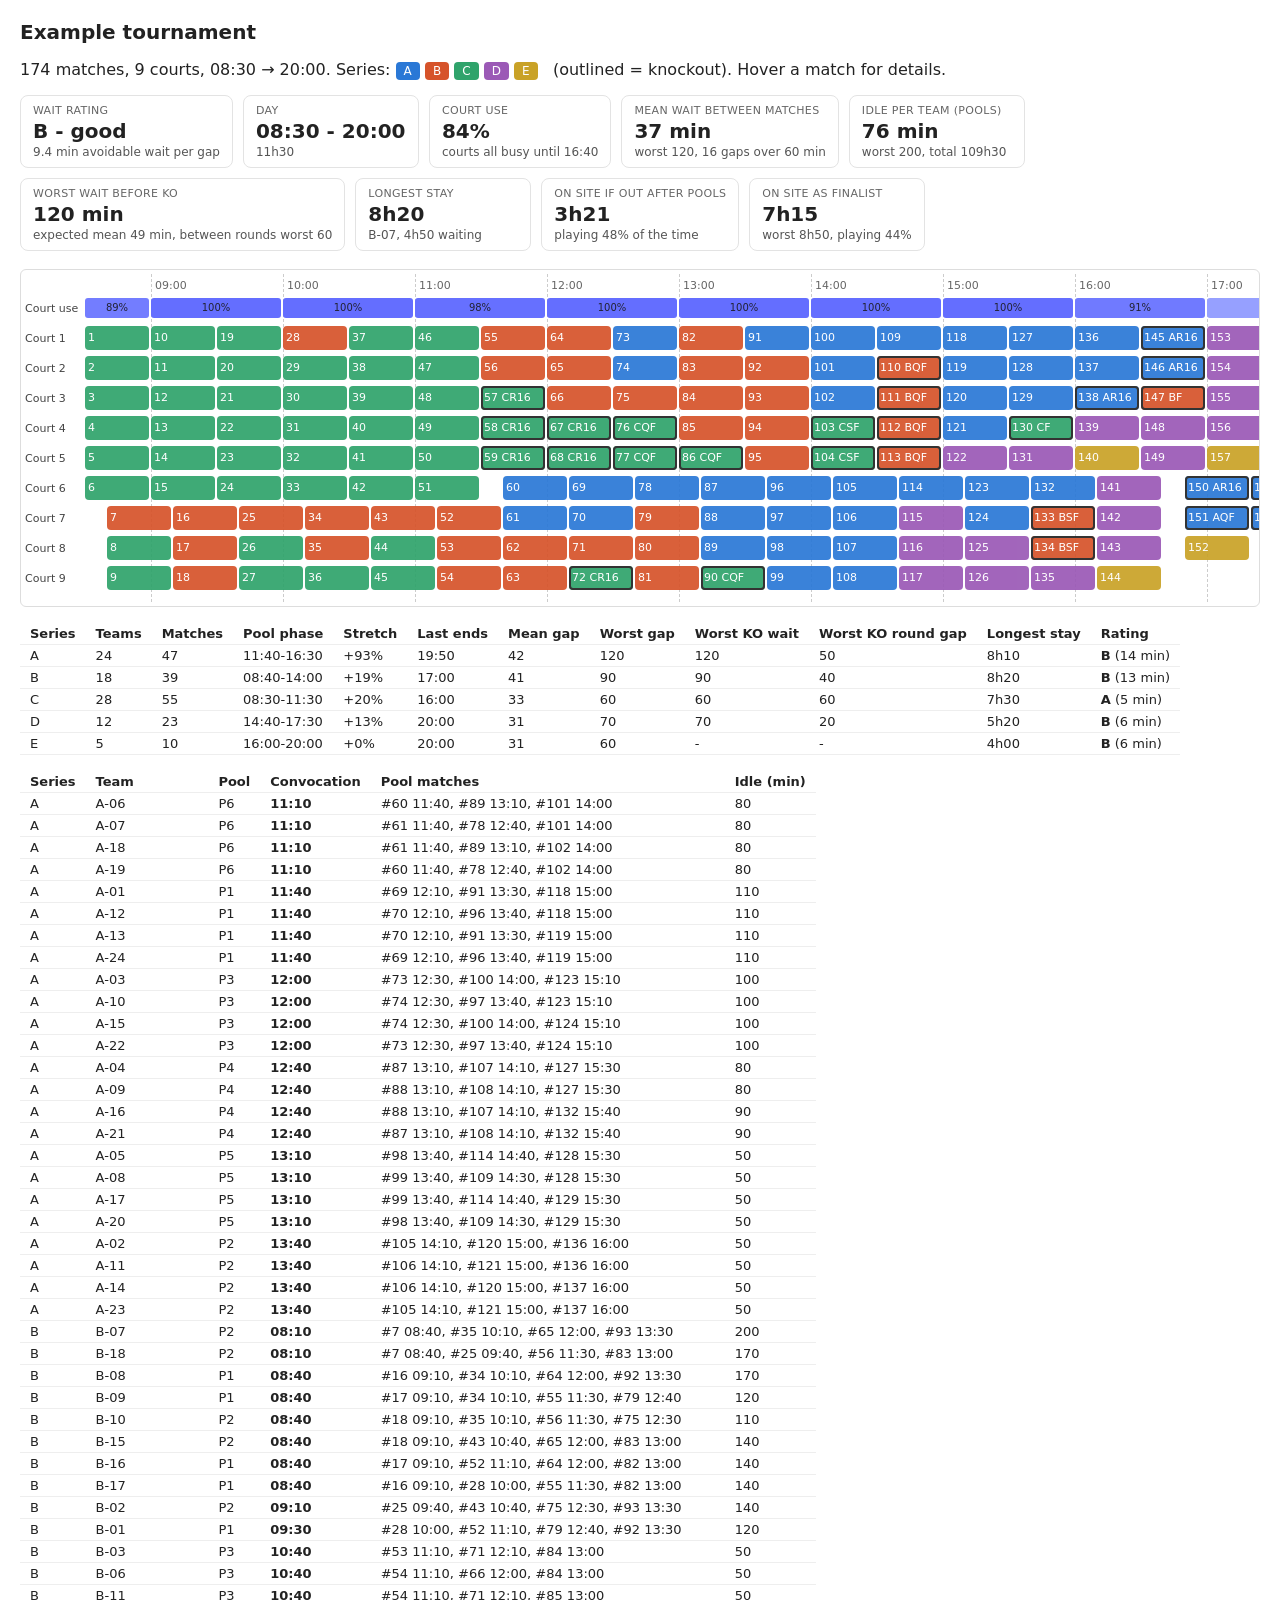
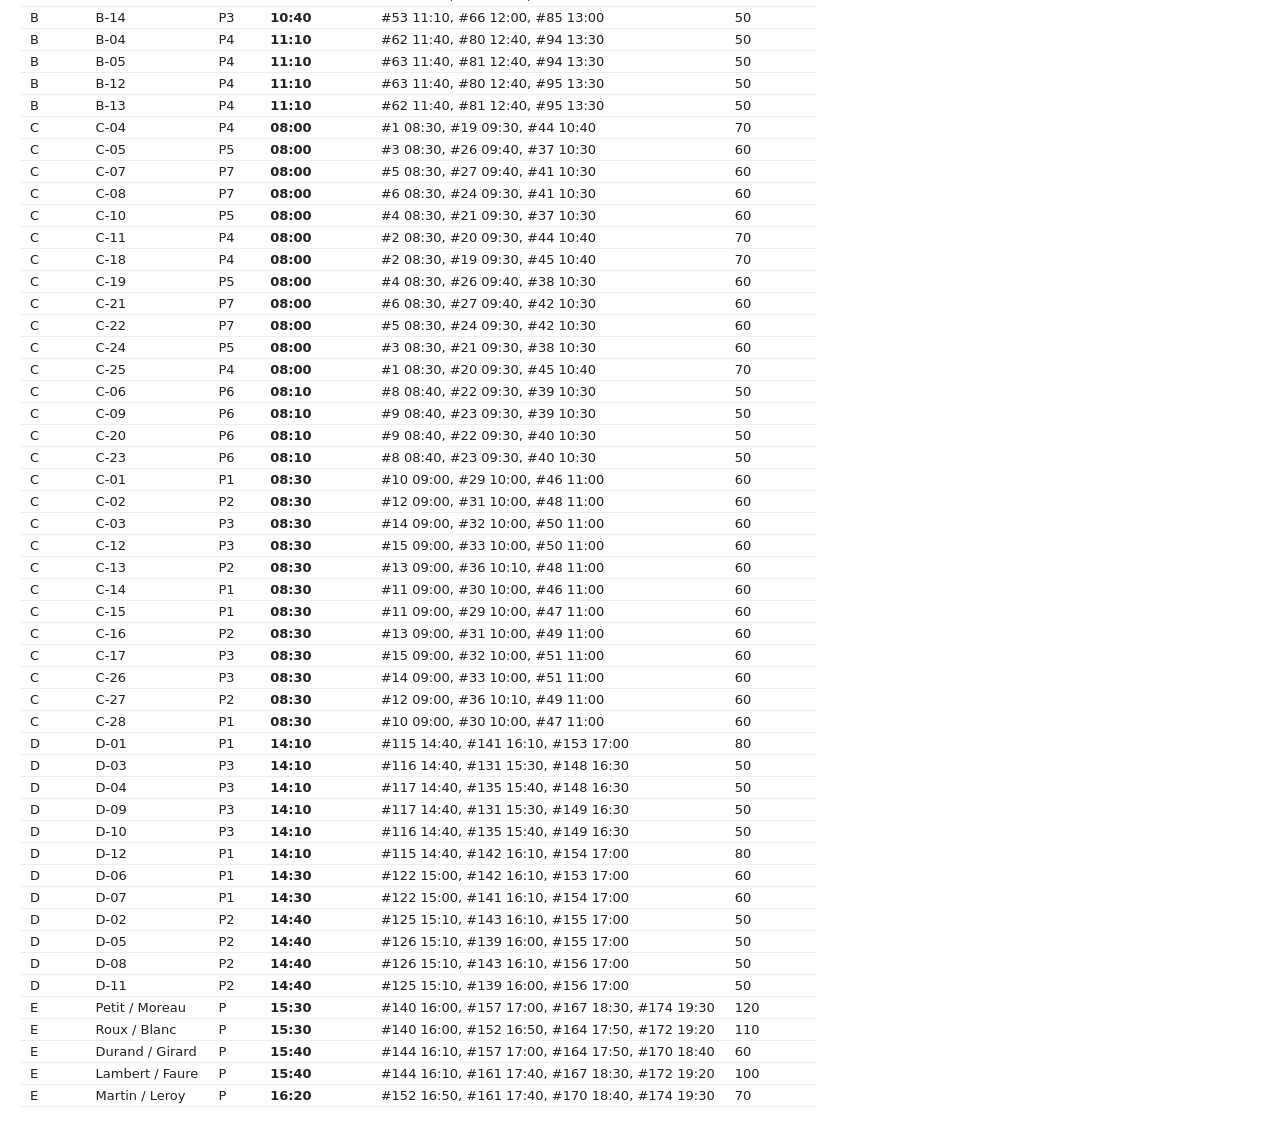
<file: example_output/schedule.html>
<!DOCTYPE html><html><head><meta charset="utf-8"><title>Example tournament - schedule</title>
<style>
body{font-family:system-ui,sans-serif;margin:20px;color:#222} h1{font-size:20px}
.wrap{overflow-x:auto;border:1px solid #ddd;border-radius:6px;padding:4px}
.g{position:relative;height:328px;width:1598px}
.use{position:absolute;top:24px;height:20px;font-size:10px;line-height:20px;text-align:center;border-radius:3px;color:#223}
.tiles{display:flex;flex-wrap:wrap;gap:10px;margin:12px 0 18px}
.tile{border:1px solid #e3e3e3;border-radius:8px;padding:8px 12px;min-width:150px}
.tl{font-size:11px;color:#666;text-transform:uppercase;letter-spacing:.03em} .tv{font-size:20px;font-weight:600;margin:2px 0}
.ts{font-size:12px;color:#555}
.tick{position:absolute;top:0;bottom:0;border-left:1px dashed #ccc} .tick span{font-size:11px;color:#666;margin-left:3px}
.court{position:absolute;left:0;width:54px;font-size:11px;line-height:26px;color:#444}
.m{position:absolute;height:24px;border-radius:4px;color:#fff;font-size:11px;line-height:24px;
   overflow:hidden;white-space:nowrap;padding-left:3px;box-sizing:border-box;opacity:.92}
.m.ko{outline:2px solid #222;outline-offset:-2px}
.lg{color:#fff;padding:2px 8px;border-radius:4px;font-size:12px}
table{border-collapse:collapse;font-size:13px;margin-top:16px} td,th{border-bottom:1px solid #eee;padding:3px 10px;text-align:left}
</style></head><body>
<h1>Example tournament</h1>
<p>174 matches, 9 courts, 08:30 &rarr; 20:00. Series: <span class="lg" style="background:#2a78d6">A</span> <span class="lg" style="background:#d6532a">B</span> <span class="lg" style="background:#2fa36b">C</span> <span class="lg" style="background:#9b59b6">D</span> <span class="lg" style="background:#c9a227">E</span>
&nbsp; (outlined = knockout). Hover a match for details.</p>
<div class="tiles"><div class="tile"><div class="tl">Wait rating</div><div class="tv">B - good</div><div class="ts">9.4 min avoidable wait per gap</div></div><div class="tile"><div class="tl">Day</div><div class="tv">08:30 - 20:00</div><div class="ts">11h30</div></div><div class="tile"><div class="tl">Court use</div><div class="tv">84%</div><div class="ts">courts all busy until 16:40</div></div><div class="tile"><div class="tl">Mean wait between matches</div><div class="tv">37 min</div><div class="ts">worst 120, 16 gaps over 60 min</div></div><div class="tile"><div class="tl">Idle per team (pools)</div><div class="tv">76 min</div><div class="ts">worst 200, total 109h30</div></div><div class="tile"><div class="tl">Worst wait before KO</div><div class="tv">120 min</div><div class="ts">expected mean 49 min, between rounds worst 60</div></div><div class="tile"><div class="tl">Longest stay</div><div class="tv">8h20</div><div class="ts">B-07, 4h50 waiting</div></div><div class="tile"><div class="tl">On site if out after pools</div><div class="tv">3h21</div><div class="ts">playing 48% of the time</div></div><div class="tile"><div class="tl">On site as finalist</div><div class="tv">7h15</div><div class="ts">worst 8h50, playing 44%</div></div></div>
<div class="wrap"><div class="g"><div class="tick" style="left:126px"><span>09:00</span></div><div class="tick" style="left:258px"><span>10:00</span></div><div class="tick" style="left:390px"><span>11:00</span></div><div class="tick" style="left:522px"><span>12:00</span></div><div class="tick" style="left:654px"><span>13:00</span></div><div class="tick" style="left:786px"><span>14:00</span></div><div class="tick" style="left:918px"><span>15:00</span></div><div class="tick" style="left:1050px"><span>16:00</span></div><div class="tick" style="left:1182px"><span>17:00</span></div><div class="tick" style="left:1314px"><span>18:00</span></div><div class="tick" style="left:1446px"><span>19:00</span></div><div class="tick" style="left:1578px"><span>20:00</span></div><div class="court" style="top:52px">Court 1</div><div class="court" style="top:82px">Court 2</div><div class="court" style="top:112px">Court 3</div><div class="court" style="top:142px">Court 4</div><div class="court" style="top:172px">Court 5</div><div class="court" style="top:202px">Court 6</div><div class="court" style="top:232px">Court 7</div><div class="court" style="top:262px">Court 8</div><div class="court" style="top:292px">Court 9</div><div class="m" title="#1 08:30-09:00 C P4: C-04 vs C-25" style="left:60.0px;top:52px;width:64.0px;background:#2fa36b">1</div><div class="m" title="#2 08:30-09:00 C P4: C-11 vs C-18" style="left:60.0px;top:82px;width:64.0px;background:#2fa36b">2</div><div class="m" title="#3 08:30-09:00 C P5: C-05 vs C-24" style="left:60.0px;top:112px;width:64.0px;background:#2fa36b">3</div><div class="m" title="#4 08:30-09:00 C P5: C-10 vs C-19" style="left:60.0px;top:142px;width:64.0px;background:#2fa36b">4</div><div class="m" title="#5 08:30-09:00 C P7: C-07 vs C-22" style="left:60.0px;top:172px;width:64.0px;background:#2fa36b">5</div><div class="m" title="#6 08:30-09:00 C P7: C-08 vs C-21" style="left:60.0px;top:202px;width:64.0px;background:#2fa36b">6</div><div class="m" title="#7 08:40-09:10 B P2: B-07 vs B-18" style="left:82.0px;top:232px;width:64.0px;background:#d6532a">7</div><div class="m" title="#8 08:40-09:10 C P6: C-06 vs C-23" style="left:82.0px;top:262px;width:64.0px;background:#2fa36b">8</div><div class="m" title="#9 08:40-09:10 C P6: C-09 vs C-20" style="left:82.0px;top:292px;width:64.0px;background:#2fa36b">9</div><div class="m" title="#10 09:00-09:30 C P1: C-01 vs C-28" style="left:126.0px;top:52px;width:64.0px;background:#2fa36b">10</div><div class="m" title="#11 09:00-09:30 C P1: C-14 vs C-15" style="left:126.0px;top:82px;width:64.0px;background:#2fa36b">11</div><div class="m" title="#12 09:00-09:30 C P2: C-02 vs C-27" style="left:126.0px;top:112px;width:64.0px;background:#2fa36b">12</div><div class="m" title="#13 09:00-09:30 C P2: C-13 vs C-16" style="left:126.0px;top:142px;width:64.0px;background:#2fa36b">13</div><div class="m" title="#14 09:00-09:30 C P3: C-03 vs C-26" style="left:126.0px;top:172px;width:64.0px;background:#2fa36b">14</div><div class="m" title="#15 09:00-09:30 C P3: C-12 vs C-17" style="left:126.0px;top:202px;width:64.0px;background:#2fa36b">15</div><div class="m" title="#16 09:10-09:40 B P1: B-08 vs B-17" style="left:148.0px;top:232px;width:64.0px;background:#d6532a">16</div><div class="m" title="#17 09:10-09:40 B P1: B-09 vs B-16" style="left:148.0px;top:262px;width:64.0px;background:#d6532a">17</div><div class="m" title="#18 09:10-09:40 B P2: B-10 vs B-15" style="left:148.0px;top:292px;width:64.0px;background:#d6532a">18</div><div class="m" title="#19 09:30-10:00 C P4: C-04 vs C-18" style="left:192.0px;top:52px;width:64.0px;background:#2fa36b">19</div><div class="m" title="#20 09:30-10:00 C P4: C-25 vs C-11" style="left:192.0px;top:82px;width:64.0px;background:#2fa36b">20</div><div class="m" title="#21 09:30-10:00 C P5: C-24 vs C-10" style="left:192.0px;top:112px;width:64.0px;background:#2fa36b">21</div><div class="m" title="#22 09:30-10:00 C P6: C-06 vs C-20" style="left:192.0px;top:142px;width:64.0px;background:#2fa36b">22</div><div class="m" title="#23 09:30-10:00 C P6: C-23 vs C-09" style="left:192.0px;top:172px;width:64.0px;background:#2fa36b">23</div><div class="m" title="#24 09:30-10:00 C P7: C-22 vs C-08" style="left:192.0px;top:202px;width:64.0px;background:#2fa36b">24</div><div class="m" title="#25 09:40-10:10 B P2: B-02 vs B-18" style="left:214.0px;top:232px;width:64.0px;background:#d6532a">25</div><div class="m" title="#26 09:40-10:10 C P5: C-05 vs C-19" style="left:214.0px;top:262px;width:64.0px;background:#2fa36b">26</div><div class="m" title="#27 09:40-10:10 C P7: C-07 vs C-21" style="left:214.0px;top:292px;width:64.0px;background:#2fa36b">27</div><div class="m" title="#28 10:00-10:30 B P1: B-01 vs B-17" style="left:258.0px;top:52px;width:64.0px;background:#d6532a">28</div><div class="m" title="#29 10:00-10:30 C P1: C-01 vs C-15" style="left:258.0px;top:82px;width:64.0px;background:#2fa36b">29</div><div class="m" title="#30 10:00-10:30 C P1: C-28 vs C-14" style="left:258.0px;top:112px;width:64.0px;background:#2fa36b">30</div><div class="m" title="#31 10:00-10:30 C P2: C-02 vs C-16" style="left:258.0px;top:142px;width:64.0px;background:#2fa36b">31</div><div class="m" title="#32 10:00-10:30 C P3: C-03 vs C-17" style="left:258.0px;top:172px;width:64.0px;background:#2fa36b">32</div><div class="m" title="#33 10:00-10:30 C P3: C-26 vs C-12" style="left:258.0px;top:202px;width:64.0px;background:#2fa36b">33</div><div class="m" title="#34 10:10-10:40 B P1: B-08 vs B-09" style="left:280.0px;top:232px;width:64.0px;background:#d6532a">34</div><div class="m" title="#35 10:10-10:40 B P2: B-07 vs B-10" style="left:280.0px;top:262px;width:64.0px;background:#d6532a">35</div><div class="m" title="#36 10:10-10:40 C P2: C-27 vs C-13" style="left:280.0px;top:292px;width:64.0px;background:#2fa36b">36</div><div class="m" title="#37 10:30-11:00 C P5: C-05 vs C-10" style="left:324.0px;top:52px;width:64.0px;background:#2fa36b">37</div><div class="m" title="#38 10:30-11:00 C P5: C-19 vs C-24" style="left:324.0px;top:82px;width:64.0px;background:#2fa36b">38</div><div class="m" title="#39 10:30-11:00 C P6: C-06 vs C-09" style="left:324.0px;top:112px;width:64.0px;background:#2fa36b">39</div><div class="m" title="#40 10:30-11:00 C P6: C-20 vs C-23" style="left:324.0px;top:142px;width:64.0px;background:#2fa36b">40</div><div class="m" title="#41 10:30-11:00 C P7: C-07 vs C-08" style="left:324.0px;top:172px;width:64.0px;background:#2fa36b">41</div><div class="m" title="#42 10:30-11:00 C P7: C-21 vs C-22" style="left:324.0px;top:202px;width:64.0px;background:#2fa36b">42</div><div class="m" title="#43 10:40-11:10 B P2: B-02 vs B-15" style="left:346.0px;top:232px;width:64.0px;background:#d6532a">43</div><div class="m" title="#44 10:40-11:10 C P4: C-04 vs C-11" style="left:346.0px;top:262px;width:64.0px;background:#2fa36b">44</div><div class="m" title="#45 10:40-11:10 C P4: C-18 vs C-25" style="left:346.0px;top:292px;width:64.0px;background:#2fa36b">45</div><div class="m" title="#46 11:00-11:30 C P1: C-01 vs C-14" style="left:390.0px;top:52px;width:64.0px;background:#2fa36b">46</div><div class="m" title="#47 11:00-11:30 C P1: C-15 vs C-28" style="left:390.0px;top:82px;width:64.0px;background:#2fa36b">47</div><div class="m" title="#48 11:00-11:30 C P2: C-02 vs C-13" style="left:390.0px;top:112px;width:64.0px;background:#2fa36b">48</div><div class="m" title="#49 11:00-11:30 C P2: C-16 vs C-27" style="left:390.0px;top:142px;width:64.0px;background:#2fa36b">49</div><div class="m" title="#50 11:00-11:30 C P3: C-03 vs C-12" style="left:390.0px;top:172px;width:64.0px;background:#2fa36b">50</div><div class="m" title="#51 11:00-11:30 C P3: C-17 vs C-26" style="left:390.0px;top:202px;width:64.0px;background:#2fa36b">51</div><div class="m" title="#52 11:10-11:40 B P1: B-01 vs B-16" style="left:412.0px;top:232px;width:64.0px;background:#d6532a">52</div><div class="m" title="#53 11:10-11:40 B P3: B-03 vs B-14" style="left:412.0px;top:262px;width:64.0px;background:#d6532a">53</div><div class="m" title="#54 11:10-11:40 B P3: B-06 vs B-11" style="left:412.0px;top:292px;width:64.0px;background:#d6532a">54</div><div class="m" title="#55 11:30-12:00 B P1: B-17 vs B-09" style="left:456.0px;top:52px;width:64.0px;background:#d6532a">55</div><div class="m" title="#56 11:30-12:00 B P2: B-18 vs B-10" style="left:456.0px;top:82px;width:64.0px;background:#d6532a">56</div><div class="m ko" title="#57 11:30-12:00 C R16: 2nd P7 vs 2nd P6" style="left:456.0px;top:112px;width:64.0px;background:#2fa36b">57 CR16</div><div class="m ko" title="#58 11:30-12:00 C R16: 1st P7 vs 2nd P5" style="left:456.0px;top:142px;width:64.0px;background:#2fa36b">58 CR16</div><div class="m ko" title="#59 11:30-12:00 C R16: 1st P6 vs 2nd P4" style="left:456.0px;top:172px;width:64.0px;background:#2fa36b">59 CR16</div><div class="m" title="#60 11:40-12:10 A P6: A-06 vs A-19" style="left:478.0px;top:202px;width:64.0px;background:#2a78d6">60</div><div class="m" title="#61 11:40-12:10 A P6: A-07 vs A-18" style="left:478.0px;top:232px;width:64.0px;background:#2a78d6">61</div><div class="m" title="#62 11:40-12:10 B P4: B-04 vs B-13" style="left:478.0px;top:262px;width:64.0px;background:#d6532a">62</div><div class="m" title="#63 11:40-12:10 B P4: B-05 vs B-12" style="left:478.0px;top:292px;width:64.0px;background:#d6532a">63</div><div class="m" title="#64 12:00-12:30 B P1: B-16 vs B-08" style="left:522.0px;top:52px;width:64.0px;background:#d6532a">64</div><div class="m" title="#65 12:00-12:30 B P2: B-15 vs B-07" style="left:522.0px;top:82px;width:64.0px;background:#d6532a">65</div><div class="m" title="#66 12:00-12:30 B P3: B-14 vs B-06" style="left:522.0px;top:112px;width:64.0px;background:#d6532a">66</div><div class="m ko" title="#67 12:00-12:30 C R16: 1st P4 vs 2nd P2" style="left:522.0px;top:142px;width:64.0px;background:#2fa36b">67 CR16</div><div class="m ko" title="#68 12:00-12:30 C R16: 1st P5 vs 2nd P3" style="left:522.0px;top:172px;width:64.0px;background:#2fa36b">68 CR16</div><div class="m" title="#69 12:10-12:40 A P1: A-01 vs A-24" style="left:544.0px;top:202px;width:64.0px;background:#2a78d6">69</div><div class="m" title="#70 12:10-12:40 A P1: A-12 vs A-13" style="left:544.0px;top:232px;width:64.0px;background:#2a78d6">70</div><div class="m" title="#71 12:10-12:40 B P3: B-03 vs B-11" style="left:544.0px;top:262px;width:64.0px;background:#d6532a">71</div><div class="m ko" title="#72 12:10-12:40 C R16: 1st P3 vs 2nd P1" style="left:544.0px;top:292px;width:64.0px;background:#2fa36b">72 CR16</div><div class="m" title="#73 12:30-13:00 A P3: A-03 vs A-22" style="left:588.0px;top:52px;width:64.0px;background:#2a78d6">73</div><div class="m" title="#74 12:30-13:00 A P3: A-10 vs A-15" style="left:588.0px;top:82px;width:64.0px;background:#2a78d6">74</div><div class="m" title="#75 12:30-13:00 B P2: B-02 vs B-10" style="left:588.0px;top:112px;width:64.0px;background:#d6532a">75</div><div class="m ko" title="#76 12:30-13:00 C QF: 1st P1 vs W#57" style="left:588.0px;top:142px;width:64.0px;background:#2fa36b">76 CQF</div><div class="m ko" title="#77 12:30-13:00 C QF: 1st P2 vs W#58" style="left:588.0px;top:172px;width:64.0px;background:#2fa36b">77 CQF</div><div class="m" title="#78 12:40-13:10 A P6: A-19 vs A-07" style="left:610.0px;top:202px;width:64.0px;background:#2a78d6">78</div><div class="m" title="#79 12:40-13:10 B P1: B-01 vs B-09" style="left:610.0px;top:232px;width:64.0px;background:#d6532a">79</div><div class="m" title="#80 12:40-13:10 B P4: B-04 vs B-12" style="left:610.0px;top:262px;width:64.0px;background:#d6532a">80</div><div class="m" title="#81 12:40-13:10 B P4: B-13 vs B-05" style="left:610.0px;top:292px;width:64.0px;background:#d6532a">81</div><div class="m" title="#82 13:00-13:30 B P1: B-16 vs B-17" style="left:654.0px;top:52px;width:64.0px;background:#d6532a">82</div><div class="m" title="#83 13:00-13:30 B P2: B-15 vs B-18" style="left:654.0px;top:82px;width:64.0px;background:#d6532a">83</div><div class="m" title="#84 13:00-13:30 B P3: B-03 vs B-06" style="left:654.0px;top:112px;width:64.0px;background:#d6532a">84</div><div class="m" title="#85 13:00-13:30 B P3: B-11 vs B-14" style="left:654.0px;top:142px;width:64.0px;background:#d6532a">85</div><div class="m ko" title="#86 13:00-13:30 C QF: W#72 vs W#59" style="left:654.0px;top:172px;width:64.0px;background:#2fa36b">86 CQF</div><div class="m" title="#87 13:10-13:40 A P4: A-04 vs A-21" style="left:676.0px;top:202px;width:64.0px;background:#2a78d6">87</div><div class="m" title="#88 13:10-13:40 A P4: A-09 vs A-16" style="left:676.0px;top:232px;width:64.0px;background:#2a78d6">88</div><div class="m" title="#89 13:10-13:40 A P6: A-06 vs A-18" style="left:676.0px;top:262px;width:64.0px;background:#2a78d6">89</div><div class="m ko" title="#90 13:10-13:40 C QF: W#67 vs W#68" style="left:676.0px;top:292px;width:64.0px;background:#2fa36b">90 CQF</div><div class="m" title="#91 13:30-14:00 A P1: A-01 vs A-13" style="left:720.0px;top:52px;width:64.0px;background:#2a78d6">91</div><div class="m" title="#92 13:30-14:00 B P1: B-01 vs B-08" style="left:720.0px;top:82px;width:64.0px;background:#d6532a">92</div><div class="m" title="#93 13:30-14:00 B P2: B-02 vs B-07" style="left:720.0px;top:112px;width:64.0px;background:#d6532a">93</div><div class="m" title="#94 13:30-14:00 B P4: B-04 vs B-05" style="left:720.0px;top:142px;width:64.0px;background:#d6532a">94</div><div class="m" title="#95 13:30-14:00 B P4: B-12 vs B-13" style="left:720.0px;top:172px;width:64.0px;background:#d6532a">95</div><div class="m" title="#96 13:40-14:10 A P1: A-24 vs A-12" style="left:742.0px;top:202px;width:64.0px;background:#2a78d6">96</div><div class="m" title="#97 13:40-14:10 A P3: A-22 vs A-10" style="left:742.0px;top:232px;width:64.0px;background:#2a78d6">97</div><div class="m" title="#98 13:40-14:10 A P5: A-05 vs A-20" style="left:742.0px;top:262px;width:64.0px;background:#2a78d6">98</div><div class="m" title="#99 13:40-14:10 A P5: A-08 vs A-17" style="left:742.0px;top:292px;width:64.0px;background:#2a78d6">99</div><div class="m" title="#100 14:00-14:30 A P3: A-03 vs A-15" style="left:786.0px;top:52px;width:64.0px;background:#2a78d6">100</div><div class="m" title="#101 14:00-14:30 A P6: A-06 vs A-07" style="left:786.0px;top:82px;width:64.0px;background:#2a78d6">101</div><div class="m" title="#102 14:00-14:30 A P6: A-18 vs A-19" style="left:786.0px;top:112px;width:64.0px;background:#2a78d6">102</div><div class="m ko" title="#103 14:00-14:30 C SF: W#76 vs W#90" style="left:786.0px;top:142px;width:64.0px;background:#2fa36b">103 CSF</div><div class="m ko" title="#104 14:00-14:30 C SF: W#77 vs W#86" style="left:786.0px;top:172px;width:64.0px;background:#2fa36b">104 CSF</div><div class="m" title="#105 14:10-14:40 A P2: A-02 vs A-23" style="left:808.0px;top:202px;width:64.0px;background:#2a78d6">105</div><div class="m" title="#106 14:10-14:40 A P2: A-11 vs A-14" style="left:808.0px;top:232px;width:64.0px;background:#2a78d6">106</div><div class="m" title="#107 14:10-14:40 A P4: A-04 vs A-16" style="left:808.0px;top:262px;width:64.0px;background:#2a78d6">107</div><div class="m" title="#108 14:10-14:40 A P4: A-21 vs A-09" style="left:808.0px;top:292px;width:64.0px;background:#2a78d6">108</div><div class="m" title="#109 14:30-15:00 A P5: A-20 vs A-08" style="left:852.0px;top:52px;width:64.0px;background:#2a78d6">109</div><div class="m ko" title="#110 14:30-15:00 B QF: 1st P1 vs 2nd P2" style="left:852.0px;top:82px;width:64.0px;background:#d6532a">110 BQF</div><div class="m ko" title="#111 14:30-15:00 B QF: 1st P4 vs 2nd P3" style="left:852.0px;top:112px;width:64.0px;background:#d6532a">111 BQF</div><div class="m ko" title="#112 14:30-15:00 B QF: 1st P2 vs 2nd P1" style="left:852.0px;top:142px;width:64.0px;background:#d6532a">112 BQF</div><div class="m ko" title="#113 14:30-15:00 B QF: 1st P3 vs 2nd P4" style="left:852.0px;top:172px;width:64.0px;background:#d6532a">113 BQF</div><div class="m" title="#114 14:40-15:10 A P5: A-05 vs A-17" style="left:874.0px;top:202px;width:64.0px;background:#2a78d6">114</div><div class="m" title="#115 14:40-15:10 D P1: D-01 vs D-12" style="left:874.0px;top:232px;width:64.0px;background:#9b59b6">115</div><div class="m" title="#116 14:40-15:10 D P3: D-03 vs D-10" style="left:874.0px;top:262px;width:64.0px;background:#9b59b6">116</div><div class="m" title="#117 14:40-15:10 D P3: D-04 vs D-09" style="left:874.0px;top:292px;width:64.0px;background:#9b59b6">117</div><div class="m" title="#118 15:00-15:30 A P1: A-01 vs A-12" style="left:918.0px;top:52px;width:64.0px;background:#2a78d6">118</div><div class="m" title="#119 15:00-15:30 A P1: A-13 vs A-24" style="left:918.0px;top:82px;width:64.0px;background:#2a78d6">119</div><div class="m" title="#120 15:00-15:30 A P2: A-02 vs A-14" style="left:918.0px;top:112px;width:64.0px;background:#2a78d6">120</div><div class="m" title="#121 15:00-15:30 A P2: A-23 vs A-11" style="left:918.0px;top:142px;width:64.0px;background:#2a78d6">121</div><div class="m" title="#122 15:00-15:30 D P1: D-06 vs D-07" style="left:918.0px;top:172px;width:64.0px;background:#9b59b6">122</div><div class="m" title="#123 15:10-15:40 A P3: A-03 vs A-10" style="left:940.0px;top:202px;width:64.0px;background:#2a78d6">123</div><div class="m" title="#124 15:10-15:40 A P3: A-15 vs A-22" style="left:940.0px;top:232px;width:64.0px;background:#2a78d6">124</div><div class="m" title="#125 15:10-15:40 D P2: D-02 vs D-11" style="left:940.0px;top:262px;width:64.0px;background:#9b59b6">125</div><div class="m" title="#126 15:10-15:40 D P2: D-05 vs D-08" style="left:940.0px;top:292px;width:64.0px;background:#9b59b6">126</div><div class="m" title="#127 15:30-16:00 A P4: A-04 vs A-09" style="left:984.0px;top:52px;width:64.0px;background:#2a78d6">127</div><div class="m" title="#128 15:30-16:00 A P5: A-05 vs A-08" style="left:984.0px;top:82px;width:64.0px;background:#2a78d6">128</div><div class="m" title="#129 15:30-16:00 A P5: A-17 vs A-20" style="left:984.0px;top:112px;width:64.0px;background:#2a78d6">129</div><div class="m ko" title="#130 15:30-16:00 C F: W#103 vs W#104" style="left:984.0px;top:142px;width:64.0px;background:#2fa36b">130 CF</div><div class="m" title="#131 15:30-16:00 D P3: D-03 vs D-09" style="left:984.0px;top:172px;width:64.0px;background:#9b59b6">131</div><div class="m" title="#132 15:40-16:10 A P4: A-16 vs A-21" style="left:1006.0px;top:202px;width:64.0px;background:#2a78d6">132</div><div class="m ko" title="#133 15:40-16:10 B SF: W#110 vs W#111" style="left:1006.0px;top:232px;width:64.0px;background:#d6532a">133 BSF</div><div class="m ko" title="#134 15:40-16:10 B SF: W#112 vs W#113" style="left:1006.0px;top:262px;width:64.0px;background:#d6532a">134 BSF</div><div class="m" title="#135 15:40-16:10 D P3: D-10 vs D-04" style="left:1006.0px;top:292px;width:64.0px;background:#9b59b6">135</div><div class="m" title="#136 16:00-16:30 A P2: A-02 vs A-11" style="left:1050.0px;top:52px;width:64.0px;background:#2a78d6">136</div><div class="m" title="#137 16:00-16:30 A P2: A-14 vs A-23" style="left:1050.0px;top:82px;width:64.0px;background:#2a78d6">137</div><div class="m ko" title="#138 16:00-16:30 A R16: 1st P6 vs 2nd P1" style="left:1050.0px;top:112px;width:64.0px;background:#2a78d6">138 AR16</div><div class="m" title="#139 16:00-16:30 D P2: D-11 vs D-05" style="left:1050.0px;top:142px;width:64.0px;background:#9b59b6">139</div><div class="m" title="#140 16:00-16:30 E P: Petit / Moreau vs Roux / Blanc" style="left:1050.0px;top:172px;width:64.0px;background:#c9a227">140</div><div class="m" title="#141 16:10-16:40 D P1: D-01 vs D-07" style="left:1072.0px;top:202px;width:64.0px;background:#9b59b6">141</div><div class="m" title="#142 16:10-16:40 D P1: D-12 vs D-06" style="left:1072.0px;top:232px;width:64.0px;background:#9b59b6">142</div><div class="m" title="#143 16:10-16:40 D P2: D-02 vs D-08" style="left:1072.0px;top:262px;width:64.0px;background:#9b59b6">143</div><div class="m" title="#144 16:10-16:40 E P: Durand / Girard vs Lambert / Faure" style="left:1072.0px;top:292px;width:64.0px;background:#c9a227">144</div><div class="m ko" title="#145 16:30-17:00 A R16: 2nd P6 vs 2nd P3" style="left:1116.0px;top:52px;width:64.0px;background:#2a78d6">145 AR16</div><div class="m ko" title="#146 16:30-17:00 A R16: 2nd P5 vs 2nd P4" style="left:1116.0px;top:82px;width:64.0px;background:#2a78d6">146 AR16</div><div class="m ko" title="#147 16:30-17:00 B F: W#133 vs W#134" style="left:1116.0px;top:112px;width:64.0px;background:#d6532a">147 BF</div><div class="m" title="#148 16:30-17:00 D P3: D-03 vs D-04" style="left:1116.0px;top:142px;width:64.0px;background:#9b59b6">148</div><div class="m" title="#149 16:30-17:00 D P3: D-09 vs D-10" style="left:1116.0px;top:172px;width:64.0px;background:#9b59b6">149</div><div class="m ko" title="#150 16:50-17:20 A R16: 1st P5 vs 2nd P2" style="left:1160.0px;top:202px;width:64.0px;background:#2a78d6">150 AR16</div><div class="m ko" title="#151 16:50-17:20 A QF: 1st P3 vs W#138" style="left:1160.0px;top:232px;width:64.0px;background:#2a78d6">151 AQF</div><div class="m" title="#152 16:50-17:20 E P: Martin / Leroy vs Roux / Blanc" style="left:1160.0px;top:262px;width:64.0px;background:#c9a227">152</div><div class="m" title="#153 17:00-17:30 D P1: D-01 vs D-06" style="left:1182.0px;top:52px;width:64.0px;background:#9b59b6">153</div><div class="m" title="#154 17:00-17:30 D P1: D-07 vs D-12" style="left:1182.0px;top:82px;width:64.0px;background:#9b59b6">154</div><div class="m" title="#155 17:00-17:30 D P2: D-02 vs D-05" style="left:1182.0px;top:112px;width:64.0px;background:#9b59b6">155</div><div class="m" title="#156 17:00-17:30 D P2: D-08 vs D-11" style="left:1182.0px;top:142px;width:64.0px;background:#9b59b6">156</div><div class="m" title="#157 17:00-17:30 E P: Petit / Moreau vs Durand / Girard" style="left:1182.0px;top:172px;width:64.0px;background:#c9a227">157</div><div class="m ko" title="#158 17:20-17:50 A QF: 1st P1 vs W#145" style="left:1226.0px;top:202px;width:64.0px;background:#2a78d6">158 AQF</div><div class="m ko" title="#159 17:20-17:50 A QF: 1st P2 vs W#146" style="left:1226.0px;top:232px;width:64.0px;background:#2a78d6">159 AQF</div><div class="m ko" title="#160 17:40-18:10 A QF: 1st P4 vs W#150" style="left:1270.0px;top:52px;width:64.0px;background:#2a78d6">160 AQF</div><div class="m" title="#161 17:40-18:10 E P: Martin / Leroy vs Lambert / Faure" style="left:1270.0px;top:82px;width:64.0px;background:#c9a227">161</div><div class="m ko" title="#162 17:50-18:20 D QF: 2nd P3 vs 2nd P2" style="left:1292.0px;top:112px;width:64.0px;background:#9b59b6">162 DQF</div><div class="m ko" title="#163 17:50-18:20 D QF: 1st P3 vs 2nd P1" style="left:1292.0px;top:142px;width:64.0px;background:#9b59b6">163 DQF</div><div class="m" title="#164 17:50-18:20 E P: Roux / Blanc vs Durand / Girard" style="left:1292.0px;top:172px;width:64.0px;background:#c9a227">164</div><div class="m ko" title="#165 18:10-18:40 A SF: W#159 vs W#151" style="left:1336.0px;top:52px;width:64.0px;background:#2a78d6">165 ASF</div><div class="m ko" title="#166 18:30-19:00 A SF: W#158 vs W#160" style="left:1380.0px;top:82px;width:64.0px;background:#2a78d6">166 ASF</div><div class="m" title="#167 18:30-19:00 E P: Lambert / Faure vs Petit / Moreau" style="left:1380.0px;top:112px;width:64.0px;background:#c9a227">167</div><div class="m ko" title="#168 18:40-19:10 D SF: 1st P1 vs W#162" style="left:1402.0px;top:52px;width:64.0px;background:#9b59b6">168 DSF</div><div class="m ko" title="#169 18:40-19:10 D SF: 1st P2 vs W#163" style="left:1402.0px;top:142px;width:64.0px;background:#9b59b6">169 DSF</div><div class="m" title="#170 18:40-19:10 E P: Martin / Leroy vs Durand / Girard" style="left:1402.0px;top:172px;width:64.0px;background:#c9a227">170</div><div class="m ko" title="#171 19:20-19:50 A F: W#166 vs W#165" style="left:1490.0px;top:52px;width:64.0px;background:#2a78d6">171 AF</div><div class="m" title="#172 19:20-19:50 E P: Lambert / Faure vs Roux / Blanc" style="left:1490.0px;top:82px;width:64.0px;background:#c9a227">172</div><div class="m ko" title="#173 19:30-20:00 D F: W#168 vs W#169" style="left:1512.0px;top:112px;width:64.0px;background:#9b59b6">173 DF</div><div class="m" title="#174 19:30-20:00 E P: Martin / Leroy vs Petit / Moreau" style="left:1512.0px;top:142px;width:64.0px;background:#c9a227">174</div><div class="court" style="top:22px">Court use</div><div class="use" style="left:60px;width:64px;background:rgb(115,125,255)">89%</div><div class="use" style="left:126px;width:130px;background:rgb(100,110,255)">100%</div><div class="use" style="left:258px;width:130px;background:rgb(100,110,255)">100%</div><div class="use" style="left:390px;width:130px;background:rgb(102,112,255)">98%</div><div class="use" style="left:522px;width:130px;background:rgb(100,110,255)">100%</div><div class="use" style="left:654px;width:130px;background:rgb(100,110,255)">100%</div><div class="use" style="left:786px;width:130px;background:rgb(100,110,255)">100%</div><div class="use" style="left:918px;width:130px;background:rgb(100,110,255)">100%</div><div class="use" style="left:1050px;width:130px;background:rgb(112,122,255)">91%</div><div class="use" style="left:1182px;width:130px;background:rgb(150,160,255)">63%</div><div class="use" style="left:1314px;width:130px;background:rgb(177,187,255)">43%</div><div class="use" style="left:1446px;width:130px;background:rgb(197,207,255)">28%</div></div></div>
<table><tr><th>Series</th><th>Teams</th><th>Matches</th><th>Pool phase</th><th>Stretch</th><th>Last ends</th>
<th>Mean gap</th><th>Worst gap</th><th>Worst KO wait</th><th>Worst KO round gap</th><th>Longest stay</th><th>Rating</th></tr>
<tr><td>A</td><td>24</td><td>47</td><td>11:40-16:30</td><td>+93%</td><td>19:50</td><td>42</td><td>120</td><td>120</td><td>50</td><td>8h10</td><td><b>B</b> (14 min)</td></tr><tr><td>B</td><td>18</td><td>39</td><td>08:40-14:00</td><td>+19%</td><td>17:00</td><td>41</td><td>90</td><td>90</td><td>40</td><td>8h20</td><td><b>B</b> (13 min)</td></tr><tr><td>C</td><td>28</td><td>55</td><td>08:30-11:30</td><td>+20%</td><td>16:00</td><td>33</td><td>60</td><td>60</td><td>60</td><td>7h30</td><td><b>A</b> (5 min)</td></tr><tr><td>D</td><td>12</td><td>23</td><td>14:40-17:30</td><td>+13%</td><td>20:00</td><td>31</td><td>70</td><td>70</td><td>20</td><td>5h20</td><td><b>B</b> (6 min)</td></tr><tr><td>E</td><td>5</td><td>10</td><td>16:00-20:00</td><td>+0%</td><td>20:00</td><td>31</td><td>60</td><td>-</td><td>-</td><td>4h00</td><td><b>B</b> (6 min)</td></tr></table>
<table><tr><th>Series</th><th>Team</th><th>Pool</th><th>Convocation</th><th>Pool matches</th><th>Idle (min)</th></tr>
<tr><td>A</td><td>A-06</td><td>P6</td><td><b>11:10</b></td><td>#60 11:40, #89 13:10, #101 14:00</td><td>80</td></tr><tr><td>A</td><td>A-07</td><td>P6</td><td><b>11:10</b></td><td>#61 11:40, #78 12:40, #101 14:00</td><td>80</td></tr><tr><td>A</td><td>A-18</td><td>P6</td><td><b>11:10</b></td><td>#61 11:40, #89 13:10, #102 14:00</td><td>80</td></tr><tr><td>A</td><td>A-19</td><td>P6</td><td><b>11:10</b></td><td>#60 11:40, #78 12:40, #102 14:00</td><td>80</td></tr><tr><td>A</td><td>A-01</td><td>P1</td><td><b>11:40</b></td><td>#69 12:10, #91 13:30, #118 15:00</td><td>110</td></tr><tr><td>A</td><td>A-12</td><td>P1</td><td><b>11:40</b></td><td>#70 12:10, #96 13:40, #118 15:00</td><td>110</td></tr><tr><td>A</td><td>A-13</td><td>P1</td><td><b>11:40</b></td><td>#70 12:10, #91 13:30, #119 15:00</td><td>110</td></tr><tr><td>A</td><td>A-24</td><td>P1</td><td><b>11:40</b></td><td>#69 12:10, #96 13:40, #119 15:00</td><td>110</td></tr><tr><td>A</td><td>A-03</td><td>P3</td><td><b>12:00</b></td><td>#73 12:30, #100 14:00, #123 15:10</td><td>100</td></tr><tr><td>A</td><td>A-10</td><td>P3</td><td><b>12:00</b></td><td>#74 12:30, #97 13:40, #123 15:10</td><td>100</td></tr><tr><td>A</td><td>A-15</td><td>P3</td><td><b>12:00</b></td><td>#74 12:30, #100 14:00, #124 15:10</td><td>100</td></tr><tr><td>A</td><td>A-22</td><td>P3</td><td><b>12:00</b></td><td>#73 12:30, #97 13:40, #124 15:10</td><td>100</td></tr><tr><td>A</td><td>A-04</td><td>P4</td><td><b>12:40</b></td><td>#87 13:10, #107 14:10, #127 15:30</td><td>80</td></tr><tr><td>A</td><td>A-09</td><td>P4</td><td><b>12:40</b></td><td>#88 13:10, #108 14:10, #127 15:30</td><td>80</td></tr><tr><td>A</td><td>A-16</td><td>P4</td><td><b>12:40</b></td><td>#88 13:10, #107 14:10, #132 15:40</td><td>90</td></tr><tr><td>A</td><td>A-21</td><td>P4</td><td><b>12:40</b></td><td>#87 13:10, #108 14:10, #132 15:40</td><td>90</td></tr><tr><td>A</td><td>A-05</td><td>P5</td><td><b>13:10</b></td><td>#98 13:40, #114 14:40, #128 15:30</td><td>50</td></tr><tr><td>A</td><td>A-08</td><td>P5</td><td><b>13:10</b></td><td>#99 13:40, #109 14:30, #128 15:30</td><td>50</td></tr><tr><td>A</td><td>A-17</td><td>P5</td><td><b>13:10</b></td><td>#99 13:40, #114 14:40, #129 15:30</td><td>50</td></tr><tr><td>A</td><td>A-20</td><td>P5</td><td><b>13:10</b></td><td>#98 13:40, #109 14:30, #129 15:30</td><td>50</td></tr><tr><td>A</td><td>A-02</td><td>P2</td><td><b>13:40</b></td><td>#105 14:10, #120 15:00, #136 16:00</td><td>50</td></tr><tr><td>A</td><td>A-11</td><td>P2</td><td><b>13:40</b></td><td>#106 14:10, #121 15:00, #136 16:00</td><td>50</td></tr><tr><td>A</td><td>A-14</td><td>P2</td><td><b>13:40</b></td><td>#106 14:10, #120 15:00, #137 16:00</td><td>50</td></tr><tr><td>A</td><td>A-23</td><td>P2</td><td><b>13:40</b></td><td>#105 14:10, #121 15:00, #137 16:00</td><td>50</td></tr><tr><td>B</td><td>B-07</td><td>P2</td><td><b>08:10</b></td><td>#7 08:40, #35 10:10, #65 12:00, #93 13:30</td><td>200</td></tr><tr><td>B</td><td>B-18</td><td>P2</td><td><b>08:10</b></td><td>#7 08:40, #25 09:40, #56 11:30, #83 13:00</td><td>170</td></tr><tr><td>B</td><td>B-08</td><td>P1</td><td><b>08:40</b></td><td>#16 09:10, #34 10:10, #64 12:00, #92 13:30</td><td>170</td></tr><tr><td>B</td><td>B-09</td><td>P1</td><td><b>08:40</b></td><td>#17 09:10, #34 10:10, #55 11:30, #79 12:40</td><td>120</td></tr><tr><td>B</td><td>B-10</td><td>P2</td><td><b>08:40</b></td><td>#18 09:10, #35 10:10, #56 11:30, #75 12:30</td><td>110</td></tr><tr><td>B</td><td>B-15</td><td>P2</td><td><b>08:40</b></td><td>#18 09:10, #43 10:40, #65 12:00, #83 13:00</td><td>140</td></tr><tr><td>B</td><td>B-16</td><td>P1</td><td><b>08:40</b></td><td>#17 09:10, #52 11:10, #64 12:00, #82 13:00</td><td>140</td></tr><tr><td>B</td><td>B-17</td><td>P1</td><td><b>08:40</b></td><td>#16 09:10, #28 10:00, #55 11:30, #82 13:00</td><td>140</td></tr><tr><td>B</td><td>B-02</td><td>P2</td><td><b>09:10</b></td><td>#25 09:40, #43 10:40, #75 12:30, #93 13:30</td><td>140</td></tr><tr><td>B</td><td>B-01</td><td>P1</td><td><b>09:30</b></td><td>#28 10:00, #52 11:10, #79 12:40, #92 13:30</td><td>120</td></tr><tr><td>B</td><td>B-03</td><td>P3</td><td><b>10:40</b></td><td>#53 11:10, #71 12:10, #84 13:00</td><td>50</td></tr><tr><td>B</td><td>B-06</td><td>P3</td><td><b>10:40</b></td><td>#54 11:10, #66 12:00, #84 13:00</td><td>50</td></tr><tr><td>B</td><td>B-11</td><td>P3</td><td><b>10:40</b></td><td>#54 11:10, #71 12:10, #85 13:00</td><td>50</td></tr><tr><td>B</td><td>B-14</td><td>P3</td><td><b>10:40</b></td><td>#53 11:10, #66 12:00, #85 13:00</td><td>50</td></tr><tr><td>B</td><td>B-04</td><td>P4</td><td><b>11:10</b></td><td>#62 11:40, #80 12:40, #94 13:30</td><td>50</td></tr><tr><td>B</td><td>B-05</td><td>P4</td><td><b>11:10</b></td><td>#63 11:40, #81 12:40, #94 13:30</td><td>50</td></tr><tr><td>B</td><td>B-12</td><td>P4</td><td><b>11:10</b></td><td>#63 11:40, #80 12:40, #95 13:30</td><td>50</td></tr><tr><td>B</td><td>B-13</td><td>P4</td><td><b>11:10</b></td><td>#62 11:40, #81 12:40, #95 13:30</td><td>50</td></tr><tr><td>C</td><td>C-04</td><td>P4</td><td><b>08:00</b></td><td>#1 08:30, #19 09:30, #44 10:40</td><td>70</td></tr><tr><td>C</td><td>C-05</td><td>P5</td><td><b>08:00</b></td><td>#3 08:30, #26 09:40, #37 10:30</td><td>60</td></tr><tr><td>C</td><td>C-07</td><td>P7</td><td><b>08:00</b></td><td>#5 08:30, #27 09:40, #41 10:30</td><td>60</td></tr><tr><td>C</td><td>C-08</td><td>P7</td><td><b>08:00</b></td><td>#6 08:30, #24 09:30, #41 10:30</td><td>60</td></tr><tr><td>C</td><td>C-10</td><td>P5</td><td><b>08:00</b></td><td>#4 08:30, #21 09:30, #37 10:30</td><td>60</td></tr><tr><td>C</td><td>C-11</td><td>P4</td><td><b>08:00</b></td><td>#2 08:30, #20 09:30, #44 10:40</td><td>70</td></tr><tr><td>C</td><td>C-18</td><td>P4</td><td><b>08:00</b></td><td>#2 08:30, #19 09:30, #45 10:40</td><td>70</td></tr><tr><td>C</td><td>C-19</td><td>P5</td><td><b>08:00</b></td><td>#4 08:30, #26 09:40, #38 10:30</td><td>60</td></tr><tr><td>C</td><td>C-21</td><td>P7</td><td><b>08:00</b></td><td>#6 08:30, #27 09:40, #42 10:30</td><td>60</td></tr><tr><td>C</td><td>C-22</td><td>P7</td><td><b>08:00</b></td><td>#5 08:30, #24 09:30, #42 10:30</td><td>60</td></tr><tr><td>C</td><td>C-24</td><td>P5</td><td><b>08:00</b></td><td>#3 08:30, #21 09:30, #38 10:30</td><td>60</td></tr><tr><td>C</td><td>C-25</td><td>P4</td><td><b>08:00</b></td><td>#1 08:30, #20 09:30, #45 10:40</td><td>70</td></tr><tr><td>C</td><td>C-06</td><td>P6</td><td><b>08:10</b></td><td>#8 08:40, #22 09:30, #39 10:30</td><td>50</td></tr><tr><td>C</td><td>C-09</td><td>P6</td><td><b>08:10</b></td><td>#9 08:40, #23 09:30, #39 10:30</td><td>50</td></tr><tr><td>C</td><td>C-20</td><td>P6</td><td><b>08:10</b></td><td>#9 08:40, #22 09:30, #40 10:30</td><td>50</td></tr><tr><td>C</td><td>C-23</td><td>P6</td><td><b>08:10</b></td><td>#8 08:40, #23 09:30, #40 10:30</td><td>50</td></tr><tr><td>C</td><td>C-01</td><td>P1</td><td><b>08:30</b></td><td>#10 09:00, #29 10:00, #46 11:00</td><td>60</td></tr><tr><td>C</td><td>C-02</td><td>P2</td><td><b>08:30</b></td><td>#12 09:00, #31 10:00, #48 11:00</td><td>60</td></tr><tr><td>C</td><td>C-03</td><td>P3</td><td><b>08:30</b></td><td>#14 09:00, #32 10:00, #50 11:00</td><td>60</td></tr><tr><td>C</td><td>C-12</td><td>P3</td><td><b>08:30</b></td><td>#15 09:00, #33 10:00, #50 11:00</td><td>60</td></tr><tr><td>C</td><td>C-13</td><td>P2</td><td><b>08:30</b></td><td>#13 09:00, #36 10:10, #48 11:00</td><td>60</td></tr><tr><td>C</td><td>C-14</td><td>P1</td><td><b>08:30</b></td><td>#11 09:00, #30 10:00, #46 11:00</td><td>60</td></tr><tr><td>C</td><td>C-15</td><td>P1</td><td><b>08:30</b></td><td>#11 09:00, #29 10:00, #47 11:00</td><td>60</td></tr><tr><td>C</td><td>C-16</td><td>P2</td><td><b>08:30</b></td><td>#13 09:00, #31 10:00, #49 11:00</td><td>60</td></tr><tr><td>C</td><td>C-17</td><td>P3</td><td><b>08:30</b></td><td>#15 09:00, #32 10:00, #51 11:00</td><td>60</td></tr><tr><td>C</td><td>C-26</td><td>P3</td><td><b>08:30</b></td><td>#14 09:00, #33 10:00, #51 11:00</td><td>60</td></tr><tr><td>C</td><td>C-27</td><td>P2</td><td><b>08:30</b></td><td>#12 09:00, #36 10:10, #49 11:00</td><td>60</td></tr><tr><td>C</td><td>C-28</td><td>P1</td><td><b>08:30</b></td><td>#10 09:00, #30 10:00, #47 11:00</td><td>60</td></tr><tr><td>D</td><td>D-01</td><td>P1</td><td><b>14:10</b></td><td>#115 14:40, #141 16:10, #153 17:00</td><td>80</td></tr><tr><td>D</td><td>D-03</td><td>P3</td><td><b>14:10</b></td><td>#116 14:40, #131 15:30, #148 16:30</td><td>50</td></tr><tr><td>D</td><td>D-04</td><td>P3</td><td><b>14:10</b></td><td>#117 14:40, #135 15:40, #148 16:30</td><td>50</td></tr><tr><td>D</td><td>D-09</td><td>P3</td><td><b>14:10</b></td><td>#117 14:40, #131 15:30, #149 16:30</td><td>50</td></tr><tr><td>D</td><td>D-10</td><td>P3</td><td><b>14:10</b></td><td>#116 14:40, #135 15:40, #149 16:30</td><td>50</td></tr><tr><td>D</td><td>D-12</td><td>P1</td><td><b>14:10</b></td><td>#115 14:40, #142 16:10, #154 17:00</td><td>80</td></tr><tr><td>D</td><td>D-06</td><td>P1</td><td><b>14:30</b></td><td>#122 15:00, #142 16:10, #153 17:00</td><td>60</td></tr><tr><td>D</td><td>D-07</td><td>P1</td><td><b>14:30</b></td><td>#122 15:00, #141 16:10, #154 17:00</td><td>60</td></tr><tr><td>D</td><td>D-02</td><td>P2</td><td><b>14:40</b></td><td>#125 15:10, #143 16:10, #155 17:00</td><td>50</td></tr><tr><td>D</td><td>D-05</td><td>P2</td><td><b>14:40</b></td><td>#126 15:10, #139 16:00, #155 17:00</td><td>50</td></tr><tr><td>D</td><td>D-08</td><td>P2</td><td><b>14:40</b></td><td>#126 15:10, #143 16:10, #156 17:00</td><td>50</td></tr><tr><td>D</td><td>D-11</td><td>P2</td><td><b>14:40</b></td><td>#125 15:10, #139 16:00, #156 17:00</td><td>50</td></tr><tr><td>E</td><td>Petit / Moreau</td><td>P</td><td><b>15:30</b></td><td>#140 16:00, #157 17:00, #167 18:30, #174 19:30</td><td>120</td></tr><tr><td>E</td><td>Roux / Blanc</td><td>P</td><td><b>15:30</b></td><td>#140 16:00, #152 16:50, #164 17:50, #172 19:20</td><td>110</td></tr><tr><td>E</td><td>Durand / Girard</td><td>P</td><td><b>15:40</b></td><td>#144 16:10, #157 17:00, #164 17:50, #170 18:40</td><td>60</td></tr><tr><td>E</td><td>Lambert / Faure</td><td>P</td><td><b>15:40</b></td><td>#144 16:10, #161 17:40, #167 18:30, #172 19:20</td><td>100</td></tr><tr><td>E</td><td>Martin / Leroy</td><td>P</td><td><b>16:20</b></td><td>#152 16:50, #161 17:40, #170 18:40, #174 19:30</td><td>70</td></tr></table></body></html>
</file>
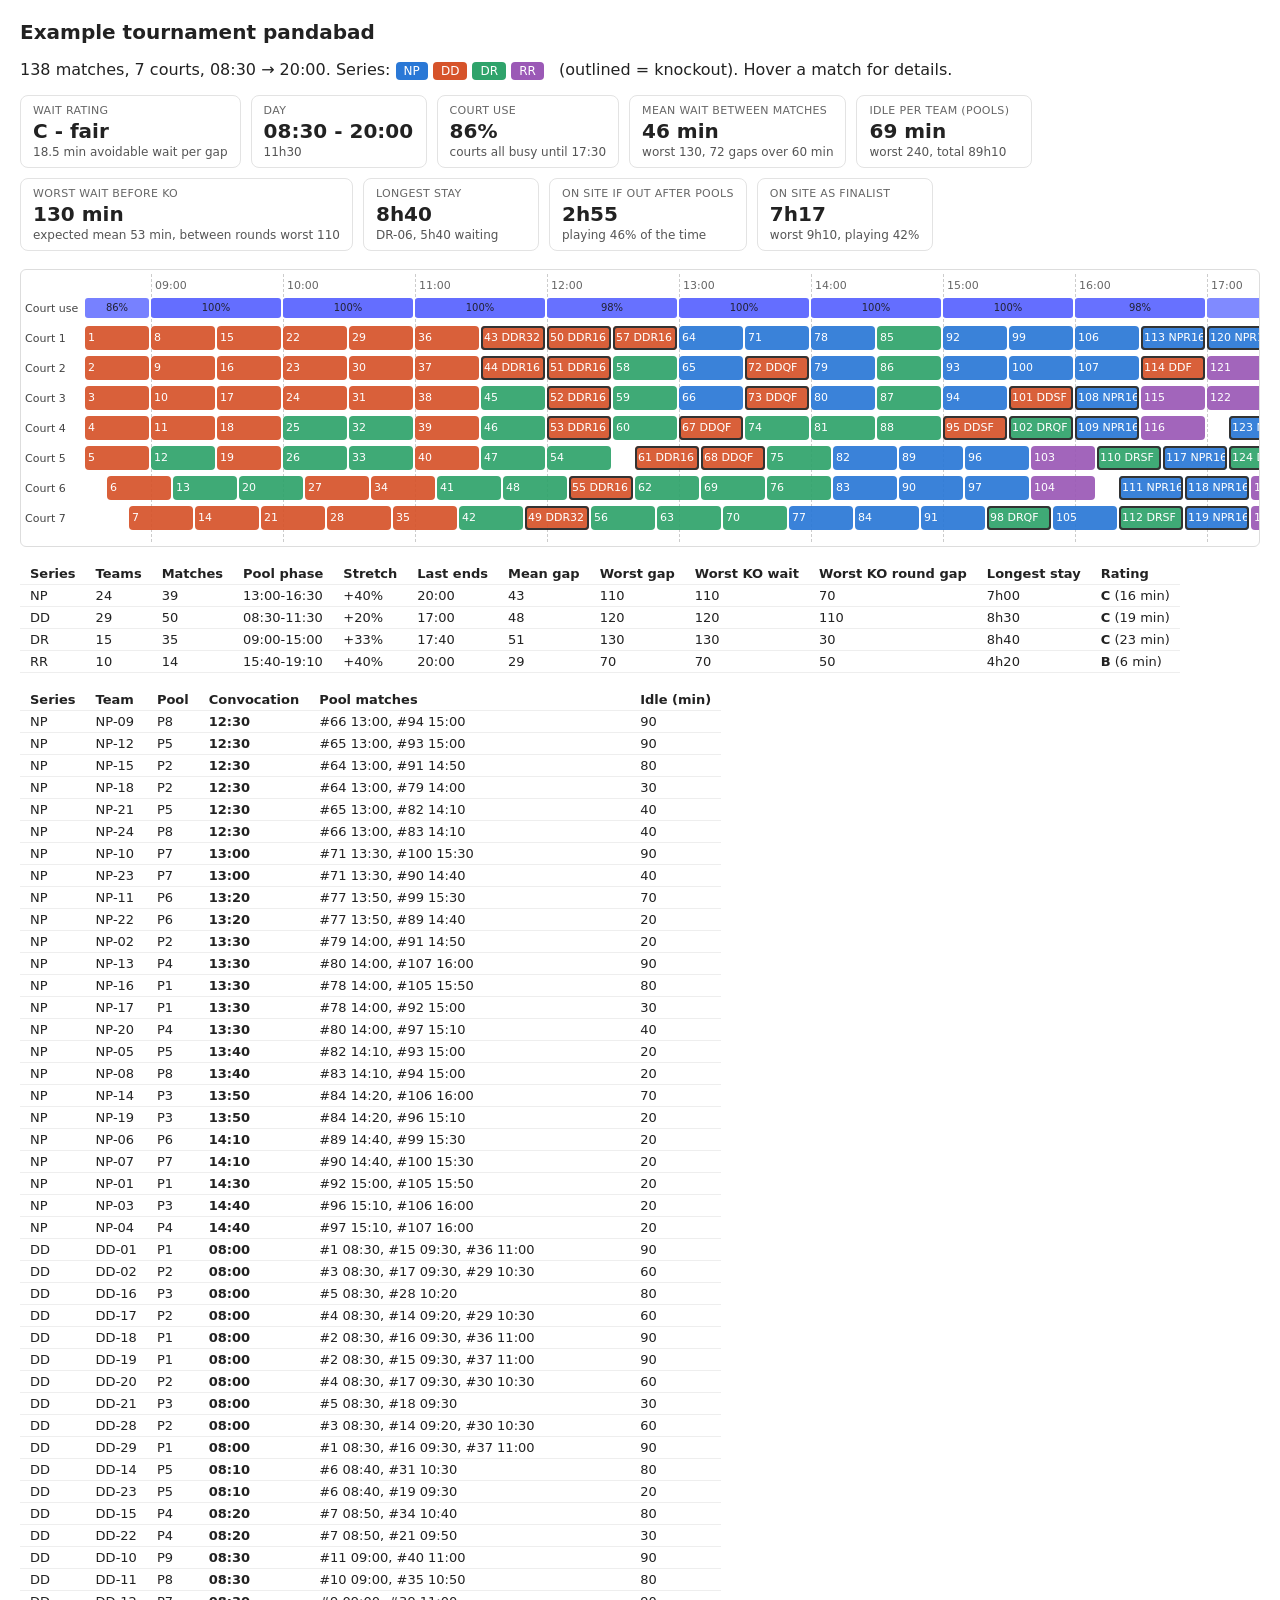
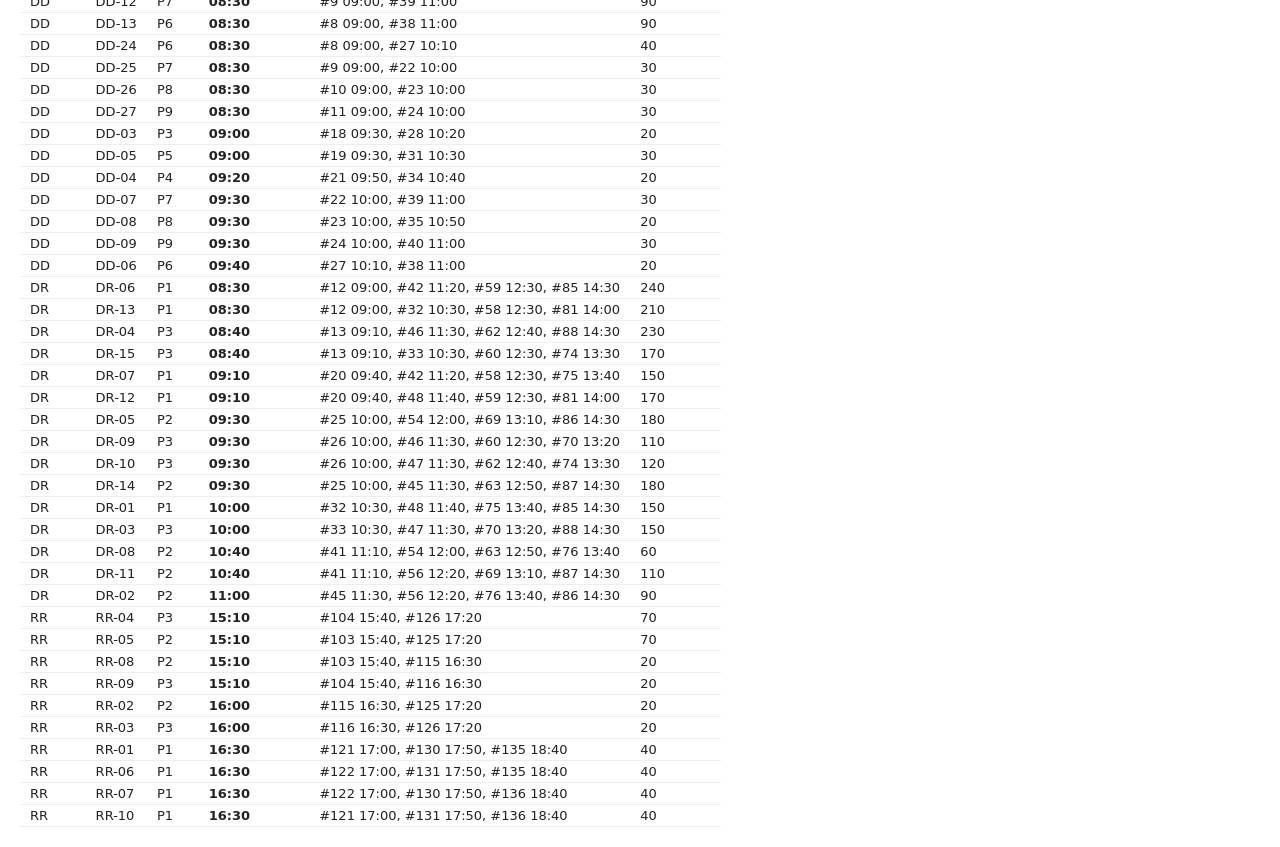
<file: pandabad_case/after/schedule.html>
<!DOCTYPE html><html><head><meta charset="utf-8"><title>Example tournament pandabad - schedule</title>
<style>
body{font-family:system-ui,sans-serif;margin:20px;color:#222} h1{font-size:20px}
.wrap{overflow-x:auto;border:1px solid #ddd;border-radius:6px;padding:4px}
.g{position:relative;height:268px;width:1598px}
.use{position:absolute;top:24px;height:20px;font-size:10px;line-height:20px;text-align:center;border-radius:3px;color:#223}
.tiles{display:flex;flex-wrap:wrap;gap:10px;margin:12px 0 18px}
.tile{border:1px solid #e3e3e3;border-radius:8px;padding:8px 12px;min-width:150px}
.tl{font-size:11px;color:#666;text-transform:uppercase;letter-spacing:.03em} .tv{font-size:20px;font-weight:600;margin:2px 0}
.ts{font-size:12px;color:#555}
.tick{position:absolute;top:0;bottom:0;border-left:1px dashed #ccc} .tick span{font-size:11px;color:#666;margin-left:3px}
.court{position:absolute;left:0;width:54px;font-size:11px;line-height:26px;color:#444}
.m{position:absolute;height:24px;border-radius:4px;color:#fff;font-size:11px;line-height:24px;
   overflow:hidden;white-space:nowrap;padding-left:3px;box-sizing:border-box;opacity:.92}
.m.ko{outline:2px solid #222;outline-offset:-2px}
.lg{color:#fff;padding:2px 8px;border-radius:4px;font-size:12px}
table{border-collapse:collapse;font-size:13px;margin-top:16px} td,th{border-bottom:1px solid #eee;padding:3px 10px;text-align:left}
</style></head><body>
<h1>Example tournament pandabad</h1>
<p>138 matches, 7 courts, 08:30 &rarr; 20:00. Series: <span class="lg" style="background:#2a78d6">NP</span> <span class="lg" style="background:#d6532a">DD</span> <span class="lg" style="background:#2fa36b">DR</span> <span class="lg" style="background:#9b59b6">RR</span>
&nbsp; (outlined = knockout). Hover a match for details.</p>
<div class="tiles"><div class="tile"><div class="tl">Wait rating</div><div class="tv">C - fair</div><div class="ts">18.5 min avoidable wait per gap</div></div><div class="tile"><div class="tl">Day</div><div class="tv">08:30 - 20:00</div><div class="ts">11h30</div></div><div class="tile"><div class="tl">Court use</div><div class="tv">86%</div><div class="ts">courts all busy until 17:30</div></div><div class="tile"><div class="tl">Mean wait between matches</div><div class="tv">46 min</div><div class="ts">worst 130, 72 gaps over 60 min</div></div><div class="tile"><div class="tl">Idle per team (pools)</div><div class="tv">69 min</div><div class="ts">worst 240, total 89h10</div></div><div class="tile"><div class="tl">Worst wait before KO</div><div class="tv">130 min</div><div class="ts">expected mean 53 min, between rounds worst 110</div></div><div class="tile"><div class="tl">Longest stay</div><div class="tv">8h40</div><div class="ts">DR-06, 5h40 waiting</div></div><div class="tile"><div class="tl">On site if out after pools</div><div class="tv">2h55</div><div class="ts">playing 46% of the time</div></div><div class="tile"><div class="tl">On site as finalist</div><div class="tv">7h17</div><div class="ts">worst 9h10, playing 42%</div></div></div>
<div class="wrap"><div class="g"><div class="tick" style="left:126px"><span>09:00</span></div><div class="tick" style="left:258px"><span>10:00</span></div><div class="tick" style="left:390px"><span>11:00</span></div><div class="tick" style="left:522px"><span>12:00</span></div><div class="tick" style="left:654px"><span>13:00</span></div><div class="tick" style="left:786px"><span>14:00</span></div><div class="tick" style="left:918px"><span>15:00</span></div><div class="tick" style="left:1050px"><span>16:00</span></div><div class="tick" style="left:1182px"><span>17:00</span></div><div class="tick" style="left:1314px"><span>18:00</span></div><div class="tick" style="left:1446px"><span>19:00</span></div><div class="tick" style="left:1578px"><span>20:00</span></div><div class="court" style="top:52px">Court 1</div><div class="court" style="top:82px">Court 2</div><div class="court" style="top:112px">Court 3</div><div class="court" style="top:142px">Court 4</div><div class="court" style="top:172px">Court 5</div><div class="court" style="top:202px">Court 6</div><div class="court" style="top:232px">Court 7</div><div class="m" title="#1 08:30-09:00 DD P1: DD-01 vs DD-29" style="left:60.0px;top:52px;width:64.0px;background:#d6532a">1</div><div class="m" title="#2 08:30-09:00 DD P1: DD-18 vs DD-19" style="left:60.0px;top:82px;width:64.0px;background:#d6532a">2</div><div class="m" title="#3 08:30-09:00 DD P2: DD-02 vs DD-28" style="left:60.0px;top:112px;width:64.0px;background:#d6532a">3</div><div class="m" title="#4 08:30-09:00 DD P2: DD-17 vs DD-20" style="left:60.0px;top:142px;width:64.0px;background:#d6532a">4</div><div class="m" title="#5 08:30-09:00 DD P3: DD-16 vs DD-21" style="left:60.0px;top:172px;width:64.0px;background:#d6532a">5</div><div class="m" title="#6 08:40-09:10 DD P5: DD-14 vs DD-23" style="left:82.0px;top:202px;width:64.0px;background:#d6532a">6</div><div class="m" title="#7 08:50-09:20 DD P4: DD-15 vs DD-22" style="left:104.0px;top:232px;width:64.0px;background:#d6532a">7</div><div class="m" title="#8 09:00-09:30 DD P6: DD-13 vs DD-24" style="left:126.0px;top:52px;width:64.0px;background:#d6532a">8</div><div class="m" title="#9 09:00-09:30 DD P7: DD-12 vs DD-25" style="left:126.0px;top:82px;width:64.0px;background:#d6532a">9</div><div class="m" title="#10 09:00-09:30 DD P8: DD-11 vs DD-26" style="left:126.0px;top:112px;width:64.0px;background:#d6532a">10</div><div class="m" title="#11 09:00-09:30 DD P9: DD-10 vs DD-27" style="left:126.0px;top:142px;width:64.0px;background:#d6532a">11</div><div class="m" title="#12 09:00-09:30 DR P1: DR-06 vs DR-13" style="left:126.0px;top:172px;width:64.0px;background:#2fa36b">12</div><div class="m" title="#13 09:10-09:40 DR P3: DR-04 vs DR-15" style="left:148.0px;top:202px;width:64.0px;background:#2fa36b">13</div><div class="m" title="#14 09:20-09:50 DD P2: DD-28 vs DD-17" style="left:170.0px;top:232px;width:64.0px;background:#d6532a">14</div><div class="m" title="#15 09:30-10:00 DD P1: DD-01 vs DD-19" style="left:192.0px;top:52px;width:64.0px;background:#d6532a">15</div><div class="m" title="#16 09:30-10:00 DD P1: DD-29 vs DD-18" style="left:192.0px;top:82px;width:64.0px;background:#d6532a">16</div><div class="m" title="#17 09:30-10:00 DD P2: DD-02 vs DD-20" style="left:192.0px;top:112px;width:64.0px;background:#d6532a">17</div><div class="m" title="#18 09:30-10:00 DD P3: DD-03 vs DD-21" style="left:192.0px;top:142px;width:64.0px;background:#d6532a">18</div><div class="m" title="#19 09:30-10:00 DD P5: DD-05 vs DD-23" style="left:192.0px;top:172px;width:64.0px;background:#d6532a">19</div><div class="m" title="#20 09:40-10:10 DR P1: DR-07 vs DR-12" style="left:214.0px;top:202px;width:64.0px;background:#2fa36b">20</div><div class="m" title="#21 09:50-10:20 DD P4: DD-04 vs DD-22" style="left:236.0px;top:232px;width:64.0px;background:#d6532a">21</div><div class="m" title="#22 10:00-10:30 DD P7: DD-07 vs DD-25" style="left:258.0px;top:52px;width:64.0px;background:#d6532a">22</div><div class="m" title="#23 10:00-10:30 DD P8: DD-08 vs DD-26" style="left:258.0px;top:82px;width:64.0px;background:#d6532a">23</div><div class="m" title="#24 10:00-10:30 DD P9: DD-09 vs DD-27" style="left:258.0px;top:112px;width:64.0px;background:#d6532a">24</div><div class="m" title="#25 10:00-10:30 DR P2: DR-05 vs DR-14" style="left:258.0px;top:142px;width:64.0px;background:#2fa36b">25</div><div class="m" title="#26 10:00-10:30 DR P3: DR-09 vs DR-10" style="left:258.0px;top:172px;width:64.0px;background:#2fa36b">26</div><div class="m" title="#27 10:10-10:40 DD P6: DD-06 vs DD-24" style="left:280.0px;top:202px;width:64.0px;background:#d6532a">27</div><div class="m" title="#28 10:20-10:50 DD P3: DD-03 vs DD-16" style="left:302.0px;top:232px;width:64.0px;background:#d6532a">28</div><div class="m" title="#29 10:30-11:00 DD P2: DD-02 vs DD-17" style="left:324.0px;top:52px;width:64.0px;background:#d6532a">29</div><div class="m" title="#30 10:30-11:00 DD P2: DD-20 vs DD-28" style="left:324.0px;top:82px;width:64.0px;background:#d6532a">30</div><div class="m" title="#31 10:30-11:00 DD P5: DD-05 vs DD-14" style="left:324.0px;top:112px;width:64.0px;background:#d6532a">31</div><div class="m" title="#32 10:30-11:00 DR P1: DR-01 vs DR-13" style="left:324.0px;top:142px;width:64.0px;background:#2fa36b">32</div><div class="m" title="#33 10:30-11:00 DR P3: DR-03 vs DR-15" style="left:324.0px;top:172px;width:64.0px;background:#2fa36b">33</div><div class="m" title="#34 10:40-11:10 DD P4: DD-04 vs DD-15" style="left:346.0px;top:202px;width:64.0px;background:#d6532a">34</div><div class="m" title="#35 10:50-11:20 DD P8: DD-08 vs DD-11" style="left:368.0px;top:232px;width:64.0px;background:#d6532a">35</div><div class="m" title="#36 11:00-11:30 DD P1: DD-01 vs DD-18" style="left:390.0px;top:52px;width:64.0px;background:#d6532a">36</div><div class="m" title="#37 11:00-11:30 DD P1: DD-19 vs DD-29" style="left:390.0px;top:82px;width:64.0px;background:#d6532a">37</div><div class="m" title="#38 11:00-11:30 DD P6: DD-06 vs DD-13" style="left:390.0px;top:112px;width:64.0px;background:#d6532a">38</div><div class="m" title="#39 11:00-11:30 DD P7: DD-07 vs DD-12" style="left:390.0px;top:142px;width:64.0px;background:#d6532a">39</div><div class="m" title="#40 11:00-11:30 DD P9: DD-09 vs DD-10" style="left:390.0px;top:172px;width:64.0px;background:#d6532a">40</div><div class="m" title="#41 11:10-11:40 DR P2: DR-08 vs DR-11" style="left:412.0px;top:202px;width:64.0px;background:#2fa36b">41</div><div class="m" title="#42 11:20-11:50 DR P1: DR-06 vs DR-07" style="left:434.0px;top:232px;width:64.0px;background:#2fa36b">42</div><div class="m ko" title="#43 11:30-12:00 DD R32: 2nd P3 vs 2nd P2" style="left:456.0px;top:52px;width:64.0px;background:#d6532a">43 DDR32</div><div class="m ko" title="#44 11:30-12:00 DD R16: 1st P3 vs 2nd P5" style="left:456.0px;top:82px;width:64.0px;background:#d6532a">44 DDR16</div><div class="m" title="#45 11:30-12:00 DR P2: DR-02 vs DR-14" style="left:456.0px;top:112px;width:64.0px;background:#2fa36b">45</div><div class="m" title="#46 11:30-12:00 DR P3: DR-04 vs DR-09" style="left:456.0px;top:142px;width:64.0px;background:#2fa36b">46</div><div class="m" title="#47 11:30-12:00 DR P3: DR-03 vs DR-10" style="left:456.0px;top:172px;width:64.0px;background:#2fa36b">47</div><div class="m" title="#48 11:40-12:10 DR P1: DR-01 vs DR-12" style="left:478.0px;top:202px;width:64.0px;background:#2fa36b">48</div><div class="m ko" title="#49 11:50-12:20 DD R32: 2nd P4 vs 2nd P1" style="left:500.0px;top:232px;width:64.0px;background:#d6532a">49 DDR32</div><div class="m ko" title="#50 12:00-12:30 DD R16: 1st P8 vs 1st P9" style="left:522.0px;top:52px;width:64.0px;background:#d6532a">50 DDR16</div><div class="m ko" title="#51 12:00-12:30 DD R16: 1st P4 vs 2nd P6" style="left:522.0px;top:82px;width:64.0px;background:#d6532a">51 DDR16</div><div class="m ko" title="#52 12:00-12:30 DD R16: 1st P5 vs 2nd P7" style="left:522.0px;top:112px;width:64.0px;background:#d6532a">52 DDR16</div><div class="m ko" title="#53 12:00-12:30 DD R16: 1st P7 vs 2nd P9" style="left:522.0px;top:142px;width:64.0px;background:#d6532a">53 DDR16</div><div class="m" title="#54 12:00-12:30 DR P2: DR-05 vs DR-08" style="left:522.0px;top:172px;width:64.0px;background:#2fa36b">54</div><div class="m ko" title="#55 12:10-12:40 DD R16: 1st P6 vs 2nd P8" style="left:544.0px;top:202px;width:64.0px;background:#d6532a">55 DDR16</div><div class="m" title="#56 12:20-12:50 DR P2: DR-02 vs DR-11" style="left:566.0px;top:232px;width:64.0px;background:#2fa36b">56</div><div class="m ko" title="#57 12:30-13:00 DD R16: 1st P1 vs W#43" style="left:588.0px;top:52px;width:64.0px;background:#d6532a">57 DDR16</div><div class="m" title="#58 12:30-13:00 DR P1: DR-13 vs DR-07" style="left:588.0px;top:82px;width:64.0px;background:#2fa36b">58</div><div class="m" title="#59 12:30-13:00 DR P1: DR-12 vs DR-06" style="left:588.0px;top:112px;width:64.0px;background:#2fa36b">59</div><div class="m" title="#60 12:30-13:00 DR P3: DR-15 vs DR-09" style="left:588.0px;top:142px;width:64.0px;background:#2fa36b">60</div><div class="m ko" title="#61 12:40-13:10 DD R16: 1st P2 vs W#49" style="left:610.0px;top:172px;width:64.0px;background:#d6532a">61 DDR16</div><div class="m" title="#62 12:40-13:10 DR P3: DR-10 vs DR-04" style="left:610.0px;top:202px;width:64.0px;background:#2fa36b">62</div><div class="m" title="#63 12:50-13:20 DR P2: DR-14 vs DR-08" style="left:632.0px;top:232px;width:64.0px;background:#2fa36b">63</div><div class="m" title="#64 13:00-13:30 NP P2: NP-15 vs NP-18" style="left:654.0px;top:52px;width:64.0px;background:#2a78d6">64</div><div class="m" title="#65 13:00-13:30 NP P5: NP-12 vs NP-21" style="left:654.0px;top:82px;width:64.0px;background:#2a78d6">65</div><div class="m" title="#66 13:00-13:30 NP P8: NP-09 vs NP-24" style="left:654.0px;top:112px;width:64.0px;background:#2a78d6">66</div><div class="m ko" title="#67 13:00-13:30 DD QF: W#44 vs W#55" style="left:654.0px;top:142px;width:64.0px;background:#d6532a">67 DDQF</div><div class="m ko" title="#68 13:10-13:40 DD QF: W#51 vs W#52" style="left:676.0px;top:172px;width:64.0px;background:#d6532a">68 DDQF</div><div class="m" title="#69 13:10-13:40 DR P2: DR-11 vs DR-05" style="left:676.0px;top:202px;width:64.0px;background:#2fa36b">69</div><div class="m" title="#70 13:20-13:50 DR P3: DR-03 vs DR-09" style="left:698.0px;top:232px;width:64.0px;background:#2fa36b">70</div><div class="m" title="#71 13:30-14:00 NP P7: NP-10 vs NP-23" style="left:720.0px;top:52px;width:64.0px;background:#2a78d6">71</div><div class="m ko" title="#72 13:30-14:00 DD QF: W#57 vs W#50" style="left:720.0px;top:82px;width:64.0px;background:#d6532a">72 DDQF</div><div class="m ko" title="#73 13:30-14:00 DD QF: W#61 vs W#53" style="left:720.0px;top:112px;width:64.0px;background:#d6532a">73 DDQF</div><div class="m" title="#74 13:30-14:00 DR P3: DR-10 vs DR-15" style="left:720.0px;top:142px;width:64.0px;background:#2fa36b">74</div><div class="m" title="#75 13:40-14:10 DR P1: DR-01 vs DR-07" style="left:742.0px;top:172px;width:64.0px;background:#2fa36b">75</div><div class="m" title="#76 13:40-14:10 DR P2: DR-02 vs DR-08" style="left:742.0px;top:202px;width:64.0px;background:#2fa36b">76</div><div class="m" title="#77 13:50-14:20 NP P6: NP-11 vs NP-22" style="left:764.0px;top:232px;width:64.0px;background:#2a78d6">77</div><div class="m" title="#78 14:00-14:30 NP P1: NP-16 vs NP-17" style="left:786.0px;top:52px;width:64.0px;background:#2a78d6">78</div><div class="m" title="#79 14:00-14:30 NP P2: NP-02 vs NP-18" style="left:786.0px;top:82px;width:64.0px;background:#2a78d6">79</div><div class="m" title="#80 14:00-14:30 NP P4: NP-13 vs NP-20" style="left:786.0px;top:112px;width:64.0px;background:#2a78d6">80</div><div class="m" title="#81 14:00-14:30 DR P1: DR-12 vs DR-13" style="left:786.0px;top:142px;width:64.0px;background:#2fa36b">81</div><div class="m" title="#82 14:10-14:40 NP P5: NP-05 vs NP-21" style="left:808.0px;top:172px;width:64.0px;background:#2a78d6">82</div><div class="m" title="#83 14:10-14:40 NP P8: NP-08 vs NP-24" style="left:808.0px;top:202px;width:64.0px;background:#2a78d6">83</div><div class="m" title="#84 14:20-14:50 NP P3: NP-14 vs NP-19" style="left:830.0px;top:232px;width:64.0px;background:#2a78d6">84</div><div class="m" title="#85 14:30-15:00 DR P1: DR-01 vs DR-06" style="left:852.0px;top:52px;width:64.0px;background:#2fa36b">85</div><div class="m" title="#86 14:30-15:00 DR P2: DR-02 vs DR-05" style="left:852.0px;top:82px;width:64.0px;background:#2fa36b">86</div><div class="m" title="#87 14:30-15:00 DR P2: DR-11 vs DR-14" style="left:852.0px;top:112px;width:64.0px;background:#2fa36b">87</div><div class="m" title="#88 14:30-15:00 DR P3: DR-03 vs DR-04" style="left:852.0px;top:142px;width:64.0px;background:#2fa36b">88</div><div class="m" title="#89 14:40-15:10 NP P6: NP-06 vs NP-22" style="left:874.0px;top:172px;width:64.0px;background:#2a78d6">89</div><div class="m" title="#90 14:40-15:10 NP P7: NP-07 vs NP-23" style="left:874.0px;top:202px;width:64.0px;background:#2a78d6">90</div><div class="m" title="#91 14:50-15:20 NP P2: NP-02 vs NP-15" style="left:896.0px;top:232px;width:64.0px;background:#2a78d6">91</div><div class="m" title="#92 15:00-15:30 NP P1: NP-01 vs NP-17" style="left:918.0px;top:52px;width:64.0px;background:#2a78d6">92</div><div class="m" title="#93 15:00-15:30 NP P5: NP-05 vs NP-12" style="left:918.0px;top:82px;width:64.0px;background:#2a78d6">93</div><div class="m" title="#94 15:00-15:30 NP P8: NP-08 vs NP-09" style="left:918.0px;top:112px;width:64.0px;background:#2a78d6">94</div><div class="m ko" title="#95 15:00-15:30 DD SF: W#73 vs W#67" style="left:918.0px;top:142px;width:64.0px;background:#d6532a">95 DDSF</div><div class="m" title="#96 15:10-15:40 NP P3: NP-03 vs NP-19" style="left:940.0px;top:172px;width:64.0px;background:#2a78d6">96</div><div class="m" title="#97 15:10-15:40 NP P4: NP-04 vs NP-20" style="left:940.0px;top:202px;width:64.0px;background:#2a78d6">97</div><div class="m ko" title="#98 15:20-15:50 DR QF: 2nd P3 vs 2nd P2" style="left:962.0px;top:232px;width:64.0px;background:#2fa36b">98 DRQF</div><div class="m" title="#99 15:30-16:00 NP P6: NP-06 vs NP-11" style="left:984.0px;top:52px;width:64.0px;background:#2a78d6">99</div><div class="m" title="#100 15:30-16:00 NP P7: NP-07 vs NP-10" style="left:984.0px;top:82px;width:64.0px;background:#2a78d6">100</div><div class="m ko" title="#101 15:30-16:00 DD SF: W#72 vs W#68" style="left:984.0px;top:112px;width:64.0px;background:#d6532a">101 DDSF</div><div class="m ko" title="#102 15:30-16:00 DR QF: 1st P3 vs 2nd P1" style="left:984.0px;top:142px;width:64.0px;background:#2fa36b">102 DRQF</div><div class="m" title="#103 15:40-16:10 RR P2: RR-05 vs RR-08" style="left:1006.0px;top:172px;width:64.0px;background:#9b59b6">103</div><div class="m" title="#104 15:40-16:10 RR P3: RR-04 vs RR-09" style="left:1006.0px;top:202px;width:64.0px;background:#9b59b6">104</div><div class="m" title="#105 15:50-16:20 NP P1: NP-01 vs NP-16" style="left:1028.0px;top:232px;width:64.0px;background:#2a78d6">105</div><div class="m" title="#106 16:00-16:30 NP P3: NP-03 vs NP-14" style="left:1050.0px;top:52px;width:64.0px;background:#2a78d6">106</div><div class="m" title="#107 16:00-16:30 NP P4: NP-04 vs NP-13" style="left:1050.0px;top:82px;width:64.0px;background:#2a78d6">107</div><div class="m ko" title="#108 16:00-16:30 NP R16: 1st P8 vs 2nd P2" style="left:1050.0px;top:112px;width:64.0px;background:#2a78d6">108 NPR16</div><div class="m ko" title="#109 16:00-16:30 NP R16: 1st P2 vs 2nd P5" style="left:1050.0px;top:142px;width:64.0px;background:#2a78d6">109 NPR16</div><div class="m ko" title="#110 16:10-16:40 DR SF: 1st P1 vs W#98" style="left:1072.0px;top:172px;width:64.0px;background:#2fa36b">110 DRSF</div><div class="m ko" title="#111 16:20-16:50 NP R16: 1st P7 vs 2nd P8" style="left:1094.0px;top:202px;width:64.0px;background:#2a78d6">111 NPR16</div><div class="m ko" title="#112 16:20-16:50 DR SF: 1st P2 vs W#102" style="left:1094.0px;top:232px;width:64.0px;background:#2fa36b">112 DRSF</div><div class="m ko" title="#113 16:30-17:00 NP R16: 1st P5 vs 2nd P6" style="left:1116.0px;top:52px;width:64.0px;background:#2a78d6">113 NPR16</div><div class="m ko" title="#114 16:30-17:00 DD F: W#101 vs W#95" style="left:1116.0px;top:82px;width:64.0px;background:#d6532a">114 DDF</div><div class="m" title="#115 16:30-17:00 RR P2: RR-02 vs RR-08" style="left:1116.0px;top:112px;width:64.0px;background:#9b59b6">115</div><div class="m" title="#116 16:30-17:00 RR P3: RR-03 vs RR-09" style="left:1116.0px;top:142px;width:64.0px;background:#9b59b6">116</div><div class="m ko" title="#117 16:40-17:10 NP R16: 1st P6 vs 2nd P1" style="left:1138.0px;top:172px;width:64.0px;background:#2a78d6">117 NPR16</div><div class="m ko" title="#118 16:50-17:20 NP R16: 1st P1 vs 2nd P3" style="left:1160.0px;top:202px;width:64.0px;background:#2a78d6">118 NPR16</div><div class="m ko" title="#119 16:50-17:20 NP R16: 1st P4 vs 2nd P7" style="left:1160.0px;top:232px;width:64.0px;background:#2a78d6">119 NPR16</div><div class="m ko" title="#120 17:00-17:30 NP R16: 1st P3 vs 2nd P4" style="left:1182.0px;top:52px;width:64.0px;background:#2a78d6">120 NPR16</div><div class="m" title="#121 17:00-17:30 RR P1: RR-01 vs RR-10" style="left:1182.0px;top:82px;width:64.0px;background:#9b59b6">121</div><div class="m" title="#122 17:00-17:30 RR P1: RR-06 vs RR-07" style="left:1182.0px;top:112px;width:64.0px;background:#9b59b6">122</div><div class="m ko" title="#123 17:10-17:40 NP QF: W#109 vs W#111" style="left:1204.0px;top:142px;width:64.0px;background:#2a78d6">123 NPQF</div><div class="m ko" title="#124 17:10-17:40 DR F: W#110 vs W#112" style="left:1204.0px;top:172px;width:64.0px;background:#2fa36b">124 DRF</div><div class="m" title="#125 17:20-17:50 RR P2: RR-02 vs RR-05" style="left:1226.0px;top:202px;width:64.0px;background:#9b59b6">125</div><div class="m" title="#126 17:20-17:50 RR P3: RR-03 vs RR-04" style="left:1226.0px;top:232px;width:64.0px;background:#9b59b6">126</div><div class="m ko" title="#127 17:40-18:10 NP QF: W#118 vs W#108" style="left:1270.0px;top:52px;width:64.0px;background:#2a78d6">127 NPQF</div><div class="m ko" title="#128 17:40-18:10 NP QF: W#119 vs W#113" style="left:1270.0px;top:82px;width:64.0px;background:#2a78d6">128 NPQF</div><div class="m ko" title="#129 17:50-18:20 NP QF: W#120 vs W#117" style="left:1292.0px;top:112px;width:64.0px;background:#2a78d6">129 NPQF</div><div class="m" title="#130 17:50-18:20 RR P1: RR-01 vs RR-07" style="left:1292.0px;top:142px;width:64.0px;background:#9b59b6">130</div><div class="m" title="#131 17:50-18:20 RR P1: RR-10 vs RR-06" style="left:1292.0px;top:172px;width:64.0px;background:#9b59b6">131</div><div class="m ko" title="#132 18:10-18:40 RR SF: 1st P2 vs 1st P3" style="left:1336.0px;top:52px;width:64.0px;background:#9b59b6">132 RRSF</div><div class="m ko" title="#133 18:30-19:00 NP SF: W#127 vs W#128" style="left:1380.0px;top:82px;width:64.0px;background:#2a78d6">133 NPSF</div><div class="m ko" title="#134 18:40-19:10 NP SF: W#123 vs W#129" style="left:1402.0px;top:52px;width:64.0px;background:#2a78d6">134 NPSF</div><div class="m" title="#135 18:40-19:10 RR P1: RR-01 vs RR-06" style="left:1402.0px;top:112px;width:64.0px;background:#9b59b6">135</div><div class="m" title="#136 18:40-19:10 RR P1: RR-07 vs RR-10" style="left:1402.0px;top:142px;width:64.0px;background:#9b59b6">136</div><div class="m ko" title="#137 19:30-20:00 NP F: W#133 vs W#134" style="left:1512.0px;top:52px;width:64.0px;background:#2a78d6">137 NPF</div><div class="m ko" title="#138 19:30-20:00 RR F: 1st P1 vs W#132" style="left:1512.0px;top:82px;width:64.0px;background:#9b59b6">138 RRF</div><div class="court" style="top:22px">Court use</div><div class="use" style="left:60px;width:64px;background:rgb(119,129,255)">86%</div><div class="use" style="left:126px;width:130px;background:rgb(100,110,255)">100%</div><div class="use" style="left:258px;width:130px;background:rgb(100,110,255)">100%</div><div class="use" style="left:390px;width:130px;background:rgb(100,110,255)">100%</div><div class="use" style="left:522px;width:130px;background:rgb(103,113,255)">98%</div><div class="use" style="left:654px;width:130px;background:rgb(100,110,255)">100%</div><div class="use" style="left:786px;width:130px;background:rgb(100,110,255)">100%</div><div class="use" style="left:918px;width:130px;background:rgb(100,110,255)">100%</div><div class="use" style="left:1050px;width:130px;background:rgb(103,113,255)">98%</div><div class="use" style="left:1182px;width:130px;background:rgb(128,138,255)">79%</div><div class="use" style="left:1314px;width:130px;background:rgb(170,180,255)">48%</div><div class="use" style="left:1446px;width:130px;background:rgb(206,216,255)">21%</div></div></div>
<table><tr><th>Series</th><th>Teams</th><th>Matches</th><th>Pool phase</th><th>Stretch</th><th>Last ends</th>
<th>Mean gap</th><th>Worst gap</th><th>Worst KO wait</th><th>Worst KO round gap</th><th>Longest stay</th><th>Rating</th></tr>
<tr><td>NP</td><td>24</td><td>39</td><td>13:00-16:30</td><td>+40%</td><td>20:00</td><td>43</td><td>110</td><td>110</td><td>70</td><td>7h00</td><td><b>C</b> (16 min)</td></tr><tr><td>DD</td><td>29</td><td>50</td><td>08:30-11:30</td><td>+20%</td><td>17:00</td><td>48</td><td>120</td><td>120</td><td>110</td><td>8h30</td><td><b>C</b> (19 min)</td></tr><tr><td>DR</td><td>15</td><td>35</td><td>09:00-15:00</td><td>+33%</td><td>17:40</td><td>51</td><td>130</td><td>130</td><td>30</td><td>8h40</td><td><b>C</b> (23 min)</td></tr><tr><td>RR</td><td>10</td><td>14</td><td>15:40-19:10</td><td>+40%</td><td>20:00</td><td>29</td><td>70</td><td>70</td><td>50</td><td>4h20</td><td><b>B</b> (6 min)</td></tr></table>
<table><tr><th>Series</th><th>Team</th><th>Pool</th><th>Convocation</th><th>Pool matches</th><th>Idle (min)</th></tr>
<tr><td>NP</td><td>NP-09</td><td>P8</td><td><b>12:30</b></td><td>#66 13:00, #94 15:00</td><td>90</td></tr><tr><td>NP</td><td>NP-12</td><td>P5</td><td><b>12:30</b></td><td>#65 13:00, #93 15:00</td><td>90</td></tr><tr><td>NP</td><td>NP-15</td><td>P2</td><td><b>12:30</b></td><td>#64 13:00, #91 14:50</td><td>80</td></tr><tr><td>NP</td><td>NP-18</td><td>P2</td><td><b>12:30</b></td><td>#64 13:00, #79 14:00</td><td>30</td></tr><tr><td>NP</td><td>NP-21</td><td>P5</td><td><b>12:30</b></td><td>#65 13:00, #82 14:10</td><td>40</td></tr><tr><td>NP</td><td>NP-24</td><td>P8</td><td><b>12:30</b></td><td>#66 13:00, #83 14:10</td><td>40</td></tr><tr><td>NP</td><td>NP-10</td><td>P7</td><td><b>13:00</b></td><td>#71 13:30, #100 15:30</td><td>90</td></tr><tr><td>NP</td><td>NP-23</td><td>P7</td><td><b>13:00</b></td><td>#71 13:30, #90 14:40</td><td>40</td></tr><tr><td>NP</td><td>NP-11</td><td>P6</td><td><b>13:20</b></td><td>#77 13:50, #99 15:30</td><td>70</td></tr><tr><td>NP</td><td>NP-22</td><td>P6</td><td><b>13:20</b></td><td>#77 13:50, #89 14:40</td><td>20</td></tr><tr><td>NP</td><td>NP-02</td><td>P2</td><td><b>13:30</b></td><td>#79 14:00, #91 14:50</td><td>20</td></tr><tr><td>NP</td><td>NP-13</td><td>P4</td><td><b>13:30</b></td><td>#80 14:00, #107 16:00</td><td>90</td></tr><tr><td>NP</td><td>NP-16</td><td>P1</td><td><b>13:30</b></td><td>#78 14:00, #105 15:50</td><td>80</td></tr><tr><td>NP</td><td>NP-17</td><td>P1</td><td><b>13:30</b></td><td>#78 14:00, #92 15:00</td><td>30</td></tr><tr><td>NP</td><td>NP-20</td><td>P4</td><td><b>13:30</b></td><td>#80 14:00, #97 15:10</td><td>40</td></tr><tr><td>NP</td><td>NP-05</td><td>P5</td><td><b>13:40</b></td><td>#82 14:10, #93 15:00</td><td>20</td></tr><tr><td>NP</td><td>NP-08</td><td>P8</td><td><b>13:40</b></td><td>#83 14:10, #94 15:00</td><td>20</td></tr><tr><td>NP</td><td>NP-14</td><td>P3</td><td><b>13:50</b></td><td>#84 14:20, #106 16:00</td><td>70</td></tr><tr><td>NP</td><td>NP-19</td><td>P3</td><td><b>13:50</b></td><td>#84 14:20, #96 15:10</td><td>20</td></tr><tr><td>NP</td><td>NP-06</td><td>P6</td><td><b>14:10</b></td><td>#89 14:40, #99 15:30</td><td>20</td></tr><tr><td>NP</td><td>NP-07</td><td>P7</td><td><b>14:10</b></td><td>#90 14:40, #100 15:30</td><td>20</td></tr><tr><td>NP</td><td>NP-01</td><td>P1</td><td><b>14:30</b></td><td>#92 15:00, #105 15:50</td><td>20</td></tr><tr><td>NP</td><td>NP-03</td><td>P3</td><td><b>14:40</b></td><td>#96 15:10, #106 16:00</td><td>20</td></tr><tr><td>NP</td><td>NP-04</td><td>P4</td><td><b>14:40</b></td><td>#97 15:10, #107 16:00</td><td>20</td></tr><tr><td>DD</td><td>DD-01</td><td>P1</td><td><b>08:00</b></td><td>#1 08:30, #15 09:30, #36 11:00</td><td>90</td></tr><tr><td>DD</td><td>DD-02</td><td>P2</td><td><b>08:00</b></td><td>#3 08:30, #17 09:30, #29 10:30</td><td>60</td></tr><tr><td>DD</td><td>DD-16</td><td>P3</td><td><b>08:00</b></td><td>#5 08:30, #28 10:20</td><td>80</td></tr><tr><td>DD</td><td>DD-17</td><td>P2</td><td><b>08:00</b></td><td>#4 08:30, #14 09:20, #29 10:30</td><td>60</td></tr><tr><td>DD</td><td>DD-18</td><td>P1</td><td><b>08:00</b></td><td>#2 08:30, #16 09:30, #36 11:00</td><td>90</td></tr><tr><td>DD</td><td>DD-19</td><td>P1</td><td><b>08:00</b></td><td>#2 08:30, #15 09:30, #37 11:00</td><td>90</td></tr><tr><td>DD</td><td>DD-20</td><td>P2</td><td><b>08:00</b></td><td>#4 08:30, #17 09:30, #30 10:30</td><td>60</td></tr><tr><td>DD</td><td>DD-21</td><td>P3</td><td><b>08:00</b></td><td>#5 08:30, #18 09:30</td><td>30</td></tr><tr><td>DD</td><td>DD-28</td><td>P2</td><td><b>08:00</b></td><td>#3 08:30, #14 09:20, #30 10:30</td><td>60</td></tr><tr><td>DD</td><td>DD-29</td><td>P1</td><td><b>08:00</b></td><td>#1 08:30, #16 09:30, #37 11:00</td><td>90</td></tr><tr><td>DD</td><td>DD-14</td><td>P5</td><td><b>08:10</b></td><td>#6 08:40, #31 10:30</td><td>80</td></tr><tr><td>DD</td><td>DD-23</td><td>P5</td><td><b>08:10</b></td><td>#6 08:40, #19 09:30</td><td>20</td></tr><tr><td>DD</td><td>DD-15</td><td>P4</td><td><b>08:20</b></td><td>#7 08:50, #34 10:40</td><td>80</td></tr><tr><td>DD</td><td>DD-22</td><td>P4</td><td><b>08:20</b></td><td>#7 08:50, #21 09:50</td><td>30</td></tr><tr><td>DD</td><td>DD-10</td><td>P9</td><td><b>08:30</b></td><td>#11 09:00, #40 11:00</td><td>90</td></tr><tr><td>DD</td><td>DD-11</td><td>P8</td><td><b>08:30</b></td><td>#10 09:00, #35 10:50</td><td>80</td></tr><tr><td>DD</td><td>DD-12</td><td>P7</td><td><b>08:30</b></td><td>#9 09:00, #39 11:00</td><td>90</td></tr><tr><td>DD</td><td>DD-13</td><td>P6</td><td><b>08:30</b></td><td>#8 09:00, #38 11:00</td><td>90</td></tr><tr><td>DD</td><td>DD-24</td><td>P6</td><td><b>08:30</b></td><td>#8 09:00, #27 10:10</td><td>40</td></tr><tr><td>DD</td><td>DD-25</td><td>P7</td><td><b>08:30</b></td><td>#9 09:00, #22 10:00</td><td>30</td></tr><tr><td>DD</td><td>DD-26</td><td>P8</td><td><b>08:30</b></td><td>#10 09:00, #23 10:00</td><td>30</td></tr><tr><td>DD</td><td>DD-27</td><td>P9</td><td><b>08:30</b></td><td>#11 09:00, #24 10:00</td><td>30</td></tr><tr><td>DD</td><td>DD-03</td><td>P3</td><td><b>09:00</b></td><td>#18 09:30, #28 10:20</td><td>20</td></tr><tr><td>DD</td><td>DD-05</td><td>P5</td><td><b>09:00</b></td><td>#19 09:30, #31 10:30</td><td>30</td></tr><tr><td>DD</td><td>DD-04</td><td>P4</td><td><b>09:20</b></td><td>#21 09:50, #34 10:40</td><td>20</td></tr><tr><td>DD</td><td>DD-07</td><td>P7</td><td><b>09:30</b></td><td>#22 10:00, #39 11:00</td><td>30</td></tr><tr><td>DD</td><td>DD-08</td><td>P8</td><td><b>09:30</b></td><td>#23 10:00, #35 10:50</td><td>20</td></tr><tr><td>DD</td><td>DD-09</td><td>P9</td><td><b>09:30</b></td><td>#24 10:00, #40 11:00</td><td>30</td></tr><tr><td>DD</td><td>DD-06</td><td>P6</td><td><b>09:40</b></td><td>#27 10:10, #38 11:00</td><td>20</td></tr><tr><td>DR</td><td>DR-06</td><td>P1</td><td><b>08:30</b></td><td>#12 09:00, #42 11:20, #59 12:30, #85 14:30</td><td>240</td></tr><tr><td>DR</td><td>DR-13</td><td>P1</td><td><b>08:30</b></td><td>#12 09:00, #32 10:30, #58 12:30, #81 14:00</td><td>210</td></tr><tr><td>DR</td><td>DR-04</td><td>P3</td><td><b>08:40</b></td><td>#13 09:10, #46 11:30, #62 12:40, #88 14:30</td><td>230</td></tr><tr><td>DR</td><td>DR-15</td><td>P3</td><td><b>08:40</b></td><td>#13 09:10, #33 10:30, #60 12:30, #74 13:30</td><td>170</td></tr><tr><td>DR</td><td>DR-07</td><td>P1</td><td><b>09:10</b></td><td>#20 09:40, #42 11:20, #58 12:30, #75 13:40</td><td>150</td></tr><tr><td>DR</td><td>DR-12</td><td>P1</td><td><b>09:10</b></td><td>#20 09:40, #48 11:40, #59 12:30, #81 14:00</td><td>170</td></tr><tr><td>DR</td><td>DR-05</td><td>P2</td><td><b>09:30</b></td><td>#25 10:00, #54 12:00, #69 13:10, #86 14:30</td><td>180</td></tr><tr><td>DR</td><td>DR-09</td><td>P3</td><td><b>09:30</b></td><td>#26 10:00, #46 11:30, #60 12:30, #70 13:20</td><td>110</td></tr><tr><td>DR</td><td>DR-10</td><td>P3</td><td><b>09:30</b></td><td>#26 10:00, #47 11:30, #62 12:40, #74 13:30</td><td>120</td></tr><tr><td>DR</td><td>DR-14</td><td>P2</td><td><b>09:30</b></td><td>#25 10:00, #45 11:30, #63 12:50, #87 14:30</td><td>180</td></tr><tr><td>DR</td><td>DR-01</td><td>P1</td><td><b>10:00</b></td><td>#32 10:30, #48 11:40, #75 13:40, #85 14:30</td><td>150</td></tr><tr><td>DR</td><td>DR-03</td><td>P3</td><td><b>10:00</b></td><td>#33 10:30, #47 11:30, #70 13:20, #88 14:30</td><td>150</td></tr><tr><td>DR</td><td>DR-08</td><td>P2</td><td><b>10:40</b></td><td>#41 11:10, #54 12:00, #63 12:50, #76 13:40</td><td>60</td></tr><tr><td>DR</td><td>DR-11</td><td>P2</td><td><b>10:40</b></td><td>#41 11:10, #56 12:20, #69 13:10, #87 14:30</td><td>110</td></tr><tr><td>DR</td><td>DR-02</td><td>P2</td><td><b>11:00</b></td><td>#45 11:30, #56 12:20, #76 13:40, #86 14:30</td><td>90</td></tr><tr><td>RR</td><td>RR-04</td><td>P3</td><td><b>15:10</b></td><td>#104 15:40, #126 17:20</td><td>70</td></tr><tr><td>RR</td><td>RR-05</td><td>P2</td><td><b>15:10</b></td><td>#103 15:40, #125 17:20</td><td>70</td></tr><tr><td>RR</td><td>RR-08</td><td>P2</td><td><b>15:10</b></td><td>#103 15:40, #115 16:30</td><td>20</td></tr><tr><td>RR</td><td>RR-09</td><td>P3</td><td><b>15:10</b></td><td>#104 15:40, #116 16:30</td><td>20</td></tr><tr><td>RR</td><td>RR-02</td><td>P2</td><td><b>16:00</b></td><td>#115 16:30, #125 17:20</td><td>20</td></tr><tr><td>RR</td><td>RR-03</td><td>P3</td><td><b>16:00</b></td><td>#116 16:30, #126 17:20</td><td>20</td></tr><tr><td>RR</td><td>RR-01</td><td>P1</td><td><b>16:30</b></td><td>#121 17:00, #130 17:50, #135 18:40</td><td>40</td></tr><tr><td>RR</td><td>RR-06</td><td>P1</td><td><b>16:30</b></td><td>#122 17:00, #131 17:50, #135 18:40</td><td>40</td></tr><tr><td>RR</td><td>RR-07</td><td>P1</td><td><b>16:30</b></td><td>#122 17:00, #130 17:50, #136 18:40</td><td>40</td></tr><tr><td>RR</td><td>RR-10</td><td>P1</td><td><b>16:30</b></td><td>#121 17:00, #131 17:50, #136 18:40</td><td>40</td></tr></table></body></html>
</file>
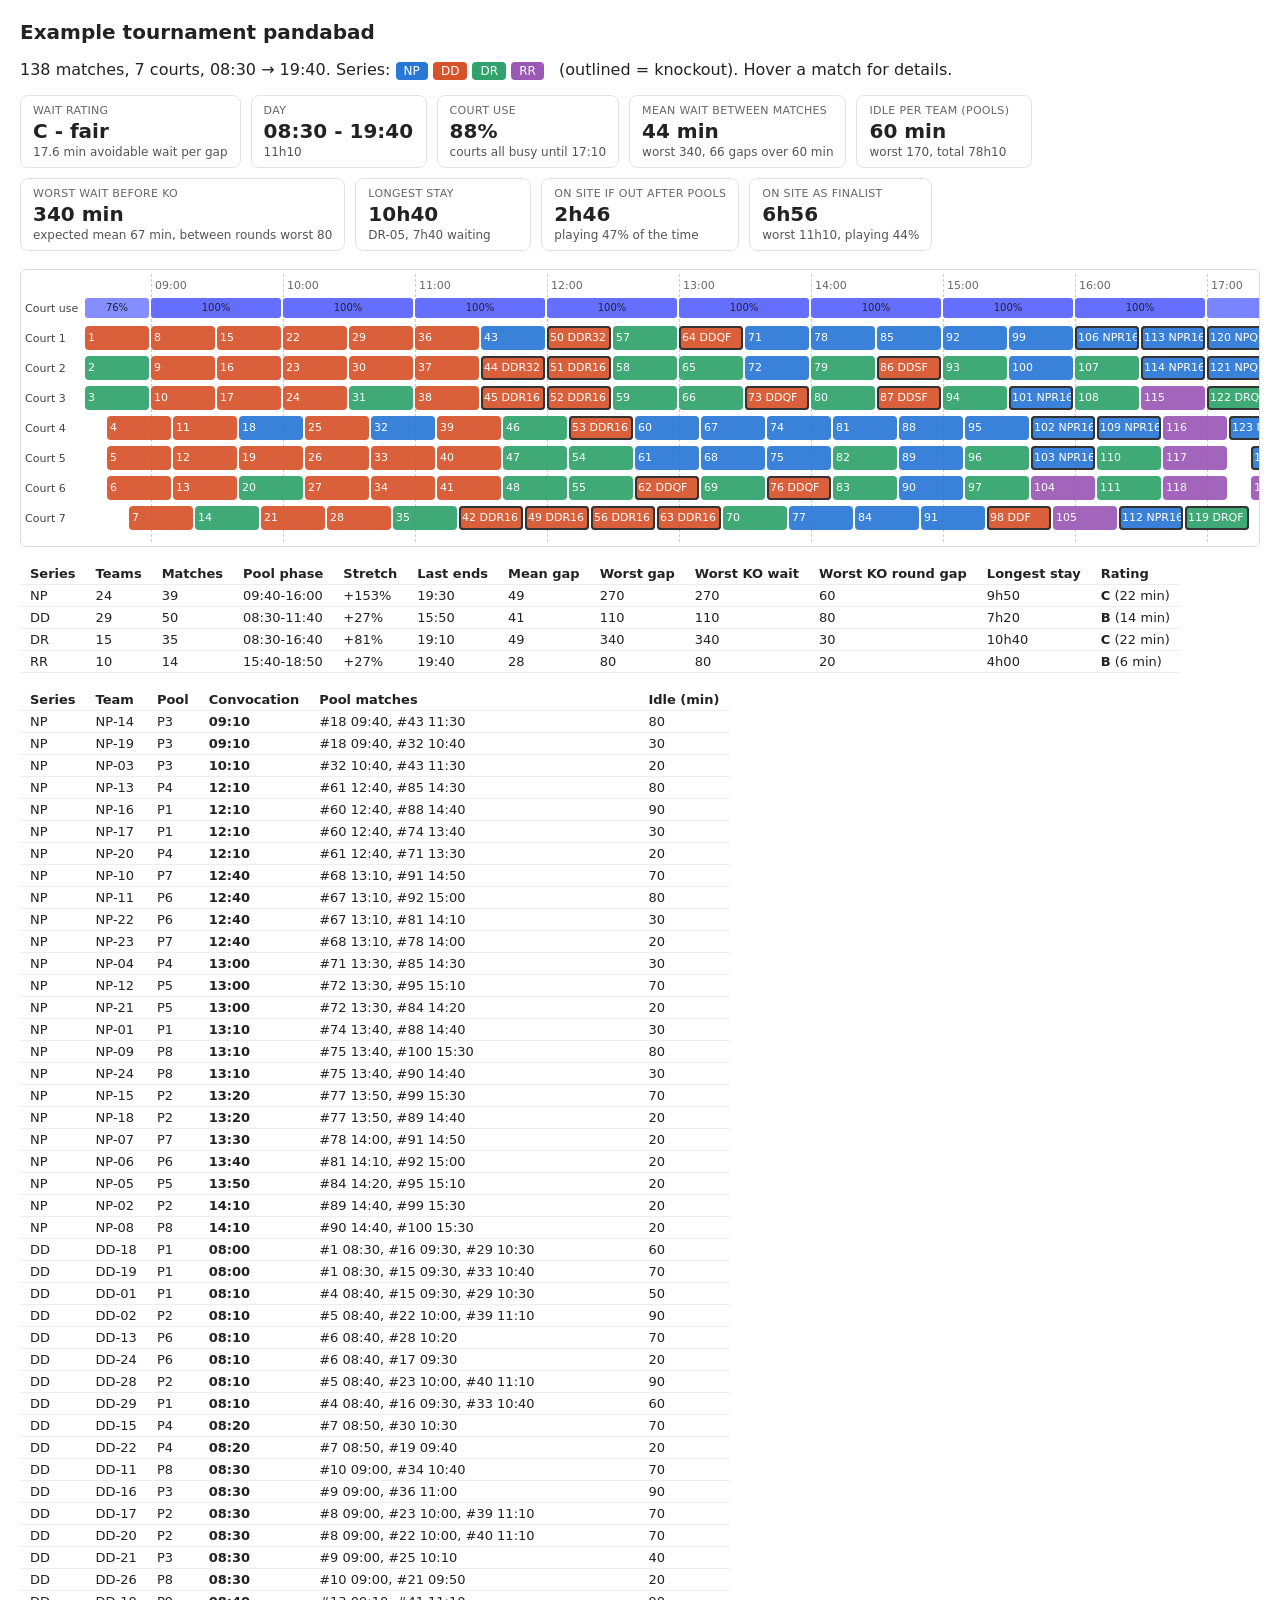
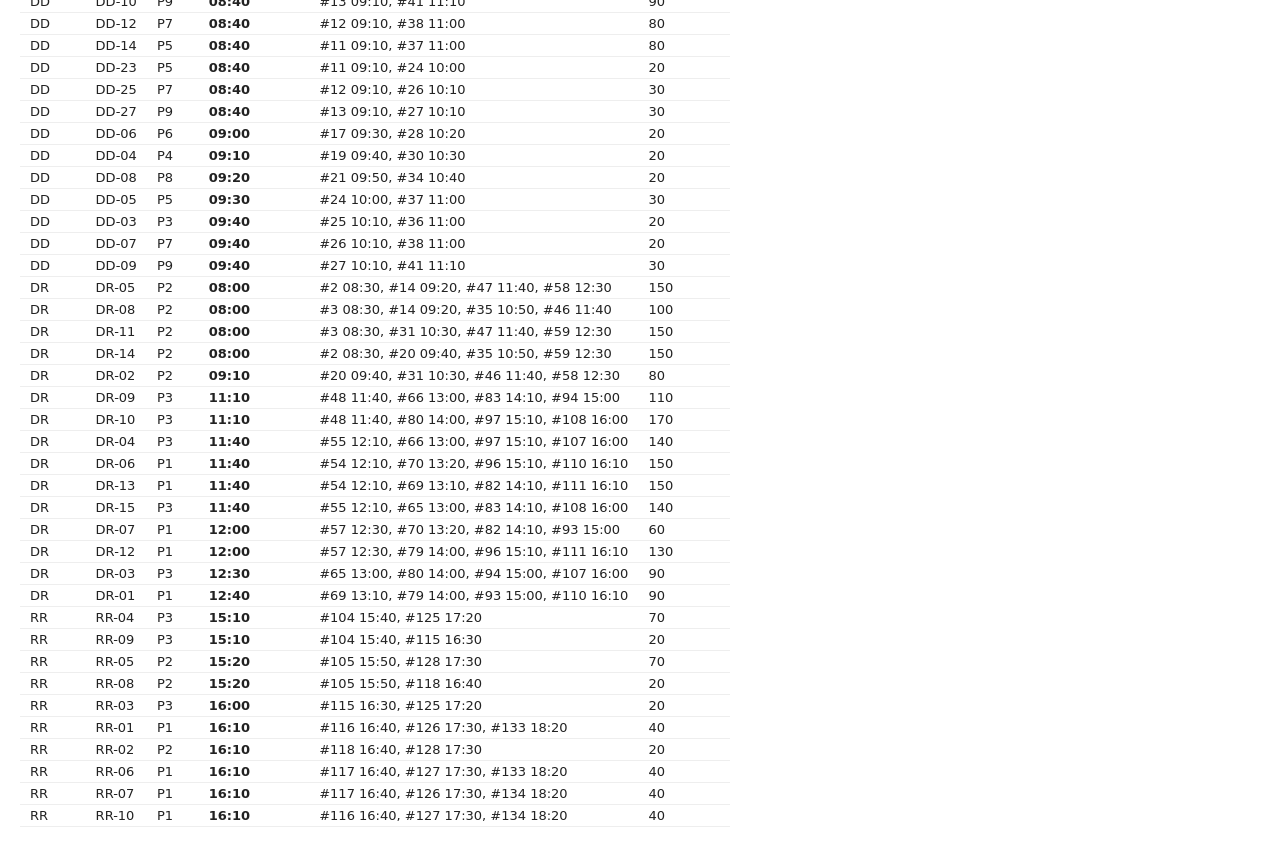
<file: pandabad_case/before/schedule.html>
<!DOCTYPE html><html><head><meta charset="utf-8"><title>Example tournament pandabad - schedule</title>
<style>
body{font-family:system-ui,sans-serif;margin:20px;color:#222} h1{font-size:20px}
.wrap{overflow-x:auto;border:1px solid #ddd;border-radius:6px;padding:4px}
.g{position:relative;height:268px;width:1554px}
.use{position:absolute;top:24px;height:20px;font-size:10px;line-height:20px;text-align:center;border-radius:3px;color:#223}
.tiles{display:flex;flex-wrap:wrap;gap:10px;margin:12px 0 18px}
.tile{border:1px solid #e3e3e3;border-radius:8px;padding:8px 12px;min-width:150px}
.tl{font-size:11px;color:#666;text-transform:uppercase;letter-spacing:.03em} .tv{font-size:20px;font-weight:600;margin:2px 0}
.ts{font-size:12px;color:#555}
.tick{position:absolute;top:0;bottom:0;border-left:1px dashed #ccc} .tick span{font-size:11px;color:#666;margin-left:3px}
.court{position:absolute;left:0;width:54px;font-size:11px;line-height:26px;color:#444}
.m{position:absolute;height:24px;border-radius:4px;color:#fff;font-size:11px;line-height:24px;
   overflow:hidden;white-space:nowrap;padding-left:3px;box-sizing:border-box;opacity:.92}
.m.ko{outline:2px solid #222;outline-offset:-2px}
.lg{color:#fff;padding:2px 8px;border-radius:4px;font-size:12px}
table{border-collapse:collapse;font-size:13px;margin-top:16px} td,th{border-bottom:1px solid #eee;padding:3px 10px;text-align:left}
</style></head><body>
<h1>Example tournament pandabad</h1>
<p>138 matches, 7 courts, 08:30 &rarr; 19:40. Series: <span class="lg" style="background:#2a78d6">NP</span> <span class="lg" style="background:#d6532a">DD</span> <span class="lg" style="background:#2fa36b">DR</span> <span class="lg" style="background:#9b59b6">RR</span>
&nbsp; (outlined = knockout). Hover a match for details.</p>
<div class="tiles"><div class="tile"><div class="tl">Wait rating</div><div class="tv">C - fair</div><div class="ts">17.6 min avoidable wait per gap</div></div><div class="tile"><div class="tl">Day</div><div class="tv">08:30 - 19:40</div><div class="ts">11h10</div></div><div class="tile"><div class="tl">Court use</div><div class="tv">88%</div><div class="ts">courts all busy until 17:10</div></div><div class="tile"><div class="tl">Mean wait between matches</div><div class="tv">44 min</div><div class="ts">worst 340, 66 gaps over 60 min</div></div><div class="tile"><div class="tl">Idle per team (pools)</div><div class="tv">60 min</div><div class="ts">worst 170, total 78h10</div></div><div class="tile"><div class="tl">Worst wait before KO</div><div class="tv">340 min</div><div class="ts">expected mean 67 min, between rounds worst 80</div></div><div class="tile"><div class="tl">Longest stay</div><div class="tv">10h40</div><div class="ts">DR-05, 7h40 waiting</div></div><div class="tile"><div class="tl">On site if out after pools</div><div class="tv">2h46</div><div class="ts">playing 47% of the time</div></div><div class="tile"><div class="tl">On site as finalist</div><div class="tv">6h56</div><div class="ts">worst 11h10, playing 44%</div></div></div>
<div class="wrap"><div class="g"><div class="tick" style="left:126px"><span>09:00</span></div><div class="tick" style="left:258px"><span>10:00</span></div><div class="tick" style="left:390px"><span>11:00</span></div><div class="tick" style="left:522px"><span>12:00</span></div><div class="tick" style="left:654px"><span>13:00</span></div><div class="tick" style="left:786px"><span>14:00</span></div><div class="tick" style="left:918px"><span>15:00</span></div><div class="tick" style="left:1050px"><span>16:00</span></div><div class="tick" style="left:1182px"><span>17:00</span></div><div class="tick" style="left:1314px"><span>18:00</span></div><div class="tick" style="left:1446px"><span>19:00</span></div><div class="tick" style="left:1578px"><span>20:00</span></div><div class="court" style="top:52px">Court 1</div><div class="court" style="top:82px">Court 2</div><div class="court" style="top:112px">Court 3</div><div class="court" style="top:142px">Court 4</div><div class="court" style="top:172px">Court 5</div><div class="court" style="top:202px">Court 6</div><div class="court" style="top:232px">Court 7</div><div class="m" title="#1 08:30-09:00 DD P1: DD-18 vs DD-19" style="left:60.0px;top:52px;width:64.0px;background:#d6532a">1</div><div class="m" title="#2 08:30-09:00 DR P2: DR-05 vs DR-14" style="left:60.0px;top:82px;width:64.0px;background:#2fa36b">2</div><div class="m" title="#3 08:30-09:00 DR P2: DR-08 vs DR-11" style="left:60.0px;top:112px;width:64.0px;background:#2fa36b">3</div><div class="m" title="#4 08:40-09:10 DD P1: DD-01 vs DD-29" style="left:82.0px;top:142px;width:64.0px;background:#d6532a">4</div><div class="m" title="#5 08:40-09:10 DD P2: DD-02 vs DD-28" style="left:82.0px;top:172px;width:64.0px;background:#d6532a">5</div><div class="m" title="#6 08:40-09:10 DD P6: DD-13 vs DD-24" style="left:82.0px;top:202px;width:64.0px;background:#d6532a">6</div><div class="m" title="#7 08:50-09:20 DD P4: DD-15 vs DD-22" style="left:104.0px;top:232px;width:64.0px;background:#d6532a">7</div><div class="m" title="#8 09:00-09:30 DD P2: DD-17 vs DD-20" style="left:126.0px;top:52px;width:64.0px;background:#d6532a">8</div><div class="m" title="#9 09:00-09:30 DD P3: DD-16 vs DD-21" style="left:126.0px;top:82px;width:64.0px;background:#d6532a">9</div><div class="m" title="#10 09:00-09:30 DD P8: DD-11 vs DD-26" style="left:126.0px;top:112px;width:64.0px;background:#d6532a">10</div><div class="m" title="#11 09:10-09:40 DD P5: DD-14 vs DD-23" style="left:148.0px;top:142px;width:64.0px;background:#d6532a">11</div><div class="m" title="#12 09:10-09:40 DD P7: DD-12 vs DD-25" style="left:148.0px;top:172px;width:64.0px;background:#d6532a">12</div><div class="m" title="#13 09:10-09:40 DD P9: DD-10 vs DD-27" style="left:148.0px;top:202px;width:64.0px;background:#d6532a">13</div><div class="m" title="#14 09:20-09:50 DR P2: DR-05 vs DR-08" style="left:170.0px;top:232px;width:64.0px;background:#2fa36b">14</div><div class="m" title="#15 09:30-10:00 DD P1: DD-01 vs DD-19" style="left:192.0px;top:52px;width:64.0px;background:#d6532a">15</div><div class="m" title="#16 09:30-10:00 DD P1: DD-29 vs DD-18" style="left:192.0px;top:82px;width:64.0px;background:#d6532a">16</div><div class="m" title="#17 09:30-10:00 DD P6: DD-06 vs DD-24" style="left:192.0px;top:112px;width:64.0px;background:#d6532a">17</div><div class="m" title="#18 09:40-10:10 NP P3: NP-14 vs NP-19" style="left:214.0px;top:142px;width:64.0px;background:#2a78d6">18</div><div class="m" title="#19 09:40-10:10 DD P4: DD-04 vs DD-22" style="left:214.0px;top:172px;width:64.0px;background:#d6532a">19</div><div class="m" title="#20 09:40-10:10 DR P2: DR-02 vs DR-14" style="left:214.0px;top:202px;width:64.0px;background:#2fa36b">20</div><div class="m" title="#21 09:50-10:20 DD P8: DD-08 vs DD-26" style="left:236.0px;top:232px;width:64.0px;background:#d6532a">21</div><div class="m" title="#22 10:00-10:30 DD P2: DD-02 vs DD-20" style="left:258.0px;top:52px;width:64.0px;background:#d6532a">22</div><div class="m" title="#23 10:00-10:30 DD P2: DD-28 vs DD-17" style="left:258.0px;top:82px;width:64.0px;background:#d6532a">23</div><div class="m" title="#24 10:00-10:30 DD P5: DD-05 vs DD-23" style="left:258.0px;top:112px;width:64.0px;background:#d6532a">24</div><div class="m" title="#25 10:10-10:40 DD P3: DD-03 vs DD-21" style="left:280.0px;top:142px;width:64.0px;background:#d6532a">25</div><div class="m" title="#26 10:10-10:40 DD P7: DD-07 vs DD-25" style="left:280.0px;top:172px;width:64.0px;background:#d6532a">26</div><div class="m" title="#27 10:10-10:40 DD P9: DD-09 vs DD-27" style="left:280.0px;top:202px;width:64.0px;background:#d6532a">27</div><div class="m" title="#28 10:20-10:50 DD P6: DD-06 vs DD-13" style="left:302.0px;top:232px;width:64.0px;background:#d6532a">28</div><div class="m" title="#29 10:30-11:00 DD P1: DD-01 vs DD-18" style="left:324.0px;top:52px;width:64.0px;background:#d6532a">29</div><div class="m" title="#30 10:30-11:00 DD P4: DD-04 vs DD-15" style="left:324.0px;top:82px;width:64.0px;background:#d6532a">30</div><div class="m" title="#31 10:30-11:00 DR P2: DR-02 vs DR-11" style="left:324.0px;top:112px;width:64.0px;background:#2fa36b">31</div><div class="m" title="#32 10:40-11:10 NP P3: NP-03 vs NP-19" style="left:346.0px;top:142px;width:64.0px;background:#2a78d6">32</div><div class="m" title="#33 10:40-11:10 DD P1: DD-19 vs DD-29" style="left:346.0px;top:172px;width:64.0px;background:#d6532a">33</div><div class="m" title="#34 10:40-11:10 DD P8: DD-08 vs DD-11" style="left:346.0px;top:202px;width:64.0px;background:#d6532a">34</div><div class="m" title="#35 10:50-11:20 DR P2: DR-14 vs DR-08" style="left:368.0px;top:232px;width:64.0px;background:#2fa36b">35</div><div class="m" title="#36 11:00-11:30 DD P3: DD-03 vs DD-16" style="left:390.0px;top:52px;width:64.0px;background:#d6532a">36</div><div class="m" title="#37 11:00-11:30 DD P5: DD-05 vs DD-14" style="left:390.0px;top:82px;width:64.0px;background:#d6532a">37</div><div class="m" title="#38 11:00-11:30 DD P7: DD-07 vs DD-12" style="left:390.0px;top:112px;width:64.0px;background:#d6532a">38</div><div class="m" title="#39 11:10-11:40 DD P2: DD-02 vs DD-17" style="left:412.0px;top:142px;width:64.0px;background:#d6532a">39</div><div class="m" title="#40 11:10-11:40 DD P2: DD-20 vs DD-28" style="left:412.0px;top:172px;width:64.0px;background:#d6532a">40</div><div class="m" title="#41 11:10-11:40 DD P9: DD-09 vs DD-10" style="left:412.0px;top:202px;width:64.0px;background:#d6532a">41</div><div class="m ko" title="#42 11:20-11:50 DD R16: 1st P4 vs 2nd P6" style="left:434.0px;top:232px;width:64.0px;background:#d6532a">42 DDR16</div><div class="m" title="#43 11:30-12:00 NP P3: NP-03 vs NP-14" style="left:456.0px;top:52px;width:64.0px;background:#2a78d6">43</div><div class="m ko" title="#44 11:30-12:00 DD R32: 2nd P4 vs 2nd P1" style="left:456.0px;top:82px;width:64.0px;background:#d6532a">44 DDR32</div><div class="m ko" title="#45 11:30-12:00 DD R16: 1st P6 vs 2nd P8" style="left:456.0px;top:112px;width:64.0px;background:#d6532a">45 DDR16</div><div class="m" title="#46 11:40-12:10 DR P2: DR-02 vs DR-08" style="left:478.0px;top:142px;width:64.0px;background:#2fa36b">46</div><div class="m" title="#47 11:40-12:10 DR P2: DR-11 vs DR-05" style="left:478.0px;top:172px;width:64.0px;background:#2fa36b">47</div><div class="m" title="#48 11:40-12:10 DR P3: DR-09 vs DR-10" style="left:478.0px;top:202px;width:64.0px;background:#2fa36b">48</div><div class="m ko" title="#49 11:50-12:20 DD R16: 1st P5 vs 2nd P7" style="left:500.0px;top:232px;width:64.0px;background:#d6532a">49 DDR16</div><div class="m ko" title="#50 12:00-12:30 DD R32: 2nd P3 vs 2nd P2" style="left:522.0px;top:52px;width:64.0px;background:#d6532a">50 DDR32</div><div class="m ko" title="#51 12:00-12:30 DD R16: 1st P8 vs 1st P9" style="left:522.0px;top:82px;width:64.0px;background:#d6532a">51 DDR16</div><div class="m ko" title="#52 12:00-12:30 DD R16: 1st P7 vs 2nd P9" style="left:522.0px;top:112px;width:64.0px;background:#d6532a">52 DDR16</div><div class="m ko" title="#53 12:10-12:40 DD R16: 1st P3 vs 2nd P5" style="left:544.0px;top:142px;width:64.0px;background:#d6532a">53 DDR16</div><div class="m" title="#54 12:10-12:40 DR P1: DR-06 vs DR-13" style="left:544.0px;top:172px;width:64.0px;background:#2fa36b">54</div><div class="m" title="#55 12:10-12:40 DR P3: DR-04 vs DR-15" style="left:544.0px;top:202px;width:64.0px;background:#2fa36b">55</div><div class="m ko" title="#56 12:20-12:50 DD R16: 1st P2 vs W#44" style="left:566.0px;top:232px;width:64.0px;background:#d6532a">56 DDR16</div><div class="m" title="#57 12:30-13:00 DR P1: DR-07 vs DR-12" style="left:588.0px;top:52px;width:64.0px;background:#2fa36b">57</div><div class="m" title="#58 12:30-13:00 DR P2: DR-02 vs DR-05" style="left:588.0px;top:82px;width:64.0px;background:#2fa36b">58</div><div class="m" title="#59 12:30-13:00 DR P2: DR-11 vs DR-14" style="left:588.0px;top:112px;width:64.0px;background:#2fa36b">59</div><div class="m" title="#60 12:40-13:10 NP P1: NP-16 vs NP-17" style="left:610.0px;top:142px;width:64.0px;background:#2a78d6">60</div><div class="m" title="#61 12:40-13:10 NP P4: NP-13 vs NP-20" style="left:610.0px;top:172px;width:64.0px;background:#2a78d6">61</div><div class="m ko" title="#62 12:40-13:10 DD QF: W#42 vs W#49" style="left:610.0px;top:202px;width:64.0px;background:#d6532a">62 DDQF</div><div class="m ko" title="#63 12:50-13:20 DD R16: 1st P1 vs W#50" style="left:632.0px;top:232px;width:64.0px;background:#d6532a">63 DDR16</div><div class="m ko" title="#64 13:00-13:30 DD QF: W#53 vs W#45" style="left:654.0px;top:52px;width:64.0px;background:#d6532a">64 DDQF</div><div class="m" title="#65 13:00-13:30 DR P3: DR-03 vs DR-15" style="left:654.0px;top:82px;width:64.0px;background:#2fa36b">65</div><div class="m" title="#66 13:00-13:30 DR P3: DR-04 vs DR-09" style="left:654.0px;top:112px;width:64.0px;background:#2fa36b">66</div><div class="m" title="#67 13:10-13:40 NP P6: NP-11 vs NP-22" style="left:676.0px;top:142px;width:64.0px;background:#2a78d6">67</div><div class="m" title="#68 13:10-13:40 NP P7: NP-10 vs NP-23" style="left:676.0px;top:172px;width:64.0px;background:#2a78d6">68</div><div class="m" title="#69 13:10-13:40 DR P1: DR-01 vs DR-13" style="left:676.0px;top:202px;width:64.0px;background:#2fa36b">69</div><div class="m" title="#70 13:20-13:50 DR P1: DR-06 vs DR-07" style="left:698.0px;top:232px;width:64.0px;background:#2fa36b">70</div><div class="m" title="#71 13:30-14:00 NP P4: NP-04 vs NP-20" style="left:720.0px;top:52px;width:64.0px;background:#2a78d6">71</div><div class="m" title="#72 13:30-14:00 NP P5: NP-12 vs NP-21" style="left:720.0px;top:82px;width:64.0px;background:#2a78d6">72</div><div class="m ko" title="#73 13:30-14:00 DD QF: W#56 vs W#52" style="left:720.0px;top:112px;width:64.0px;background:#d6532a">73 DDQF</div><div class="m" title="#74 13:40-14:10 NP P1: NP-01 vs NP-17" style="left:742.0px;top:142px;width:64.0px;background:#2a78d6">74</div><div class="m" title="#75 13:40-14:10 NP P8: NP-09 vs NP-24" style="left:742.0px;top:172px;width:64.0px;background:#2a78d6">75</div><div class="m ko" title="#76 13:40-14:10 DD QF: W#63 vs W#51" style="left:742.0px;top:202px;width:64.0px;background:#d6532a">76 DDQF</div><div class="m" title="#77 13:50-14:20 NP P2: NP-15 vs NP-18" style="left:764.0px;top:232px;width:64.0px;background:#2a78d6">77</div><div class="m" title="#78 14:00-14:30 NP P7: NP-07 vs NP-23" style="left:786.0px;top:52px;width:64.0px;background:#2a78d6">78</div><div class="m" title="#79 14:00-14:30 DR P1: DR-01 vs DR-12" style="left:786.0px;top:82px;width:64.0px;background:#2fa36b">79</div><div class="m" title="#80 14:00-14:30 DR P3: DR-03 vs DR-10" style="left:786.0px;top:112px;width:64.0px;background:#2fa36b">80</div><div class="m" title="#81 14:10-14:40 NP P6: NP-06 vs NP-22" style="left:808.0px;top:142px;width:64.0px;background:#2a78d6">81</div><div class="m" title="#82 14:10-14:40 DR P1: DR-13 vs DR-07" style="left:808.0px;top:172px;width:64.0px;background:#2fa36b">82</div><div class="m" title="#83 14:10-14:40 DR P3: DR-15 vs DR-09" style="left:808.0px;top:202px;width:64.0px;background:#2fa36b">83</div><div class="m" title="#84 14:20-14:50 NP P5: NP-05 vs NP-21" style="left:830.0px;top:232px;width:64.0px;background:#2a78d6">84</div><div class="m" title="#85 14:30-15:00 NP P4: NP-04 vs NP-13" style="left:852.0px;top:52px;width:64.0px;background:#2a78d6">85</div><div class="m ko" title="#86 14:30-15:00 DD SF: W#76 vs W#62" style="left:852.0px;top:82px;width:64.0px;background:#d6532a">86 DDSF</div><div class="m ko" title="#87 14:30-15:00 DD SF: W#73 vs W#64" style="left:852.0px;top:112px;width:64.0px;background:#d6532a">87 DDSF</div><div class="m" title="#88 14:40-15:10 NP P1: NP-01 vs NP-16" style="left:874.0px;top:142px;width:64.0px;background:#2a78d6">88</div><div class="m" title="#89 14:40-15:10 NP P2: NP-02 vs NP-18" style="left:874.0px;top:172px;width:64.0px;background:#2a78d6">89</div><div class="m" title="#90 14:40-15:10 NP P8: NP-08 vs NP-24" style="left:874.0px;top:202px;width:64.0px;background:#2a78d6">90</div><div class="m" title="#91 14:50-15:20 NP P7: NP-07 vs NP-10" style="left:896.0px;top:232px;width:64.0px;background:#2a78d6">91</div><div class="m" title="#92 15:00-15:30 NP P6: NP-06 vs NP-11" style="left:918.0px;top:52px;width:64.0px;background:#2a78d6">92</div><div class="m" title="#93 15:00-15:30 DR P1: DR-01 vs DR-07" style="left:918.0px;top:82px;width:64.0px;background:#2fa36b">93</div><div class="m" title="#94 15:00-15:30 DR P3: DR-03 vs DR-09" style="left:918.0px;top:112px;width:64.0px;background:#2fa36b">94</div><div class="m" title="#95 15:10-15:40 NP P5: NP-05 vs NP-12" style="left:940.0px;top:142px;width:64.0px;background:#2a78d6">95</div><div class="m" title="#96 15:10-15:40 DR P1: DR-12 vs DR-06" style="left:940.0px;top:172px;width:64.0px;background:#2fa36b">96</div><div class="m" title="#97 15:10-15:40 DR P3: DR-10 vs DR-04" style="left:940.0px;top:202px;width:64.0px;background:#2fa36b">97</div><div class="m ko" title="#98 15:20-15:50 DD F: W#86 vs W#87" style="left:962.0px;top:232px;width:64.0px;background:#d6532a">98 DDF</div><div class="m" title="#99 15:30-16:00 NP P2: NP-02 vs NP-15" style="left:984.0px;top:52px;width:64.0px;background:#2a78d6">99</div><div class="m" title="#100 15:30-16:00 NP P8: NP-08 vs NP-09" style="left:984.0px;top:82px;width:64.0px;background:#2a78d6">100</div><div class="m ko" title="#101 15:30-16:00 NP R16: 1st P3 vs 2nd P4" style="left:984.0px;top:112px;width:64.0px;background:#2a78d6">101 NPR16</div><div class="m ko" title="#102 15:40-16:10 NP R16: 1st P1 vs 2nd P3" style="left:1006.0px;top:142px;width:64.0px;background:#2a78d6">102 NPR16</div><div class="m ko" title="#103 15:40-16:10 NP R16: 1st P4 vs 2nd P7" style="left:1006.0px;top:172px;width:64.0px;background:#2a78d6">103 NPR16</div><div class="m" title="#104 15:40-16:10 RR P3: RR-04 vs RR-09" style="left:1006.0px;top:202px;width:64.0px;background:#9b59b6">104</div><div class="m" title="#105 15:50-16:20 RR P2: RR-05 vs RR-08" style="left:1028.0px;top:232px;width:64.0px;background:#9b59b6">105</div><div class="m ko" title="#106 16:00-16:30 NP R16: 1st P6 vs 2nd P1" style="left:1050.0px;top:52px;width:64.0px;background:#2a78d6">106 NPR16</div><div class="m" title="#107 16:00-16:30 DR P3: DR-03 vs DR-04" style="left:1050.0px;top:82px;width:64.0px;background:#2fa36b">107</div><div class="m" title="#108 16:00-16:30 DR P3: DR-10 vs DR-15" style="left:1050.0px;top:112px;width:64.0px;background:#2fa36b">108</div><div class="m ko" title="#109 16:10-16:40 NP R16: 1st P5 vs 2nd P6" style="left:1072.0px;top:142px;width:64.0px;background:#2a78d6">109 NPR16</div><div class="m" title="#110 16:10-16:40 DR P1: DR-01 vs DR-06" style="left:1072.0px;top:172px;width:64.0px;background:#2fa36b">110</div><div class="m" title="#111 16:10-16:40 DR P1: DR-12 vs DR-13" style="left:1072.0px;top:202px;width:64.0px;background:#2fa36b">111</div><div class="m ko" title="#112 16:20-16:50 NP R16: 1st P8 vs 2nd P2" style="left:1094.0px;top:232px;width:64.0px;background:#2a78d6">112 NPR16</div><div class="m ko" title="#113 16:30-17:00 NP R16: 1st P2 vs 2nd P5" style="left:1116.0px;top:52px;width:64.0px;background:#2a78d6">113 NPR16</div><div class="m ko" title="#114 16:30-17:00 NP R16: 1st P7 vs 2nd P8" style="left:1116.0px;top:82px;width:64.0px;background:#2a78d6">114 NPR16</div><div class="m" title="#115 16:30-17:00 RR P3: RR-03 vs RR-09" style="left:1116.0px;top:112px;width:64.0px;background:#9b59b6">115</div><div class="m" title="#116 16:40-17:10 RR P1: RR-01 vs RR-10" style="left:1138.0px;top:142px;width:64.0px;background:#9b59b6">116</div><div class="m" title="#117 16:40-17:10 RR P1: RR-06 vs RR-07" style="left:1138.0px;top:172px;width:64.0px;background:#9b59b6">117</div><div class="m" title="#118 16:40-17:10 RR P2: RR-02 vs RR-08" style="left:1138.0px;top:202px;width:64.0px;background:#9b59b6">118</div><div class="m ko" title="#119 16:50-17:20 DR QF: 2nd P3 vs 2nd P2" style="left:1160.0px;top:232px;width:64.0px;background:#2fa36b">119 DRQF</div><div class="m ko" title="#120 17:00-17:30 NP QF: W#103 vs W#109" style="left:1182.0px;top:52px;width:64.0px;background:#2a78d6">120 NPQF</div><div class="m ko" title="#121 17:00-17:30 NP QF: W#101 vs W#106" style="left:1182.0px;top:82px;width:64.0px;background:#2a78d6">121 NPQF</div><div class="m ko" title="#122 17:00-17:30 DR QF: 1st P3 vs 2nd P1" style="left:1182.0px;top:112px;width:64.0px;background:#2fa36b">122 DRQF</div><div class="m ko" title="#123 17:10-17:40 NP QF: W#102 vs W#112" style="left:1204.0px;top:142px;width:64.0px;background:#2a78d6">123 NPQF</div><div class="m ko" title="#124 17:20-17:50 NP QF: W#113 vs W#114" style="left:1226.0px;top:172px;width:64.0px;background:#2a78d6">124 NPQF</div><div class="m" title="#125 17:20-17:50 RR P3: RR-03 vs RR-04" style="left:1226.0px;top:202px;width:64.0px;background:#9b59b6">125</div><div class="m" title="#126 17:30-18:00 RR P1: RR-01 vs RR-07" style="left:1248.0px;top:52px;width:64.0px;background:#9b59b6">126</div><div class="m" title="#127 17:30-18:00 RR P1: RR-10 vs RR-06" style="left:1248.0px;top:82px;width:64.0px;background:#9b59b6">127</div><div class="m" title="#128 17:30-18:00 RR P2: RR-02 vs RR-05" style="left:1248.0px;top:112px;width:64.0px;background:#9b59b6">128</div><div class="m ko" title="#129 17:40-18:10 DR SF: 1st P1 vs W#119" style="left:1270.0px;top:142px;width:64.0px;background:#2fa36b">129 DRSF</div><div class="m ko" title="#130 17:50-18:20 DR SF: 1st P2 vs W#122" style="left:1292.0px;top:172px;width:64.0px;background:#2fa36b">130 DRSF</div><div class="m ko" title="#131 18:00-18:30 NP SF: W#123 vs W#120" style="left:1314.0px;top:52px;width:64.0px;background:#2a78d6">131 NPSF</div><div class="m ko" title="#132 18:10-18:40 NP SF: W#124 vs W#121" style="left:1336.0px;top:82px;width:64.0px;background:#2a78d6">132 NPSF</div><div class="m" title="#133 18:20-18:50 RR P1: RR-01 vs RR-06" style="left:1358.0px;top:112px;width:64.0px;background:#9b59b6">133</div><div class="m" title="#134 18:20-18:50 RR P1: RR-07 vs RR-10" style="left:1358.0px;top:142px;width:64.0px;background:#9b59b6">134</div><div class="m ko" title="#135 18:20-18:50 RR SF: 1st P2 vs 1st P3" style="left:1358.0px;top:172px;width:64.0px;background:#9b59b6">135 RRSF</div><div class="m ko" title="#136 18:40-19:10 DR F: W#129 vs W#130" style="left:1402.0px;top:52px;width:64.0px;background:#2fa36b">136 DRF</div><div class="m ko" title="#137 19:00-19:30 NP F: W#131 vs W#132" style="left:1446.0px;top:82px;width:64.0px;background:#2a78d6">137 NPF</div><div class="m ko" title="#138 19:10-19:40 RR F: 1st P1 vs W#135" style="left:1468.0px;top:52px;width:64.0px;background:#9b59b6">138 RRF</div><div class="court" style="top:22px">Court use</div><div class="use" style="left:60px;width:64px;background:rgb(132,142,255)">76%</div><div class="use" style="left:126px;width:130px;background:rgb(100,110,255)">100%</div><div class="use" style="left:258px;width:130px;background:rgb(100,110,255)">100%</div><div class="use" style="left:390px;width:130px;background:rgb(100,110,255)">100%</div><div class="use" style="left:522px;width:130px;background:rgb(100,110,255)">100%</div><div class="use" style="left:654px;width:130px;background:rgb(100,110,255)">100%</div><div class="use" style="left:786px;width:130px;background:rgb(100,110,255)">100%</div><div class="use" style="left:918px;width:130px;background:rgb(100,110,255)">100%</div><div class="use" style="left:1050px;width:130px;background:rgb(100,110,255)">100%</div><div class="use" style="left:1182px;width:130px;background:rgb(122,132,255)">83%</div><div class="use" style="left:1314px;width:130px;background:rgb(170,180,255)">48%</div><div class="use" style="left:1446px;width:86px;background:rgb(201,211,255)">25%</div></div></div>
<table><tr><th>Series</th><th>Teams</th><th>Matches</th><th>Pool phase</th><th>Stretch</th><th>Last ends</th>
<th>Mean gap</th><th>Worst gap</th><th>Worst KO wait</th><th>Worst KO round gap</th><th>Longest stay</th><th>Rating</th></tr>
<tr><td>NP</td><td>24</td><td>39</td><td>09:40-16:00</td><td>+153%</td><td>19:30</td><td>49</td><td>270</td><td>270</td><td>60</td><td>9h50</td><td><b>C</b> (22 min)</td></tr><tr><td>DD</td><td>29</td><td>50</td><td>08:30-11:40</td><td>+27%</td><td>15:50</td><td>41</td><td>110</td><td>110</td><td>80</td><td>7h20</td><td><b>B</b> (14 min)</td></tr><tr><td>DR</td><td>15</td><td>35</td><td>08:30-16:40</td><td>+81%</td><td>19:10</td><td>49</td><td>340</td><td>340</td><td>30</td><td>10h40</td><td><b>C</b> (22 min)</td></tr><tr><td>RR</td><td>10</td><td>14</td><td>15:40-18:50</td><td>+27%</td><td>19:40</td><td>28</td><td>80</td><td>80</td><td>20</td><td>4h00</td><td><b>B</b> (6 min)</td></tr></table>
<table><tr><th>Series</th><th>Team</th><th>Pool</th><th>Convocation</th><th>Pool matches</th><th>Idle (min)</th></tr>
<tr><td>NP</td><td>NP-14</td><td>P3</td><td><b>09:10</b></td><td>#18 09:40, #43 11:30</td><td>80</td></tr><tr><td>NP</td><td>NP-19</td><td>P3</td><td><b>09:10</b></td><td>#18 09:40, #32 10:40</td><td>30</td></tr><tr><td>NP</td><td>NP-03</td><td>P3</td><td><b>10:10</b></td><td>#32 10:40, #43 11:30</td><td>20</td></tr><tr><td>NP</td><td>NP-13</td><td>P4</td><td><b>12:10</b></td><td>#61 12:40, #85 14:30</td><td>80</td></tr><tr><td>NP</td><td>NP-16</td><td>P1</td><td><b>12:10</b></td><td>#60 12:40, #88 14:40</td><td>90</td></tr><tr><td>NP</td><td>NP-17</td><td>P1</td><td><b>12:10</b></td><td>#60 12:40, #74 13:40</td><td>30</td></tr><tr><td>NP</td><td>NP-20</td><td>P4</td><td><b>12:10</b></td><td>#61 12:40, #71 13:30</td><td>20</td></tr><tr><td>NP</td><td>NP-10</td><td>P7</td><td><b>12:40</b></td><td>#68 13:10, #91 14:50</td><td>70</td></tr><tr><td>NP</td><td>NP-11</td><td>P6</td><td><b>12:40</b></td><td>#67 13:10, #92 15:00</td><td>80</td></tr><tr><td>NP</td><td>NP-22</td><td>P6</td><td><b>12:40</b></td><td>#67 13:10, #81 14:10</td><td>30</td></tr><tr><td>NP</td><td>NP-23</td><td>P7</td><td><b>12:40</b></td><td>#68 13:10, #78 14:00</td><td>20</td></tr><tr><td>NP</td><td>NP-04</td><td>P4</td><td><b>13:00</b></td><td>#71 13:30, #85 14:30</td><td>30</td></tr><tr><td>NP</td><td>NP-12</td><td>P5</td><td><b>13:00</b></td><td>#72 13:30, #95 15:10</td><td>70</td></tr><tr><td>NP</td><td>NP-21</td><td>P5</td><td><b>13:00</b></td><td>#72 13:30, #84 14:20</td><td>20</td></tr><tr><td>NP</td><td>NP-01</td><td>P1</td><td><b>13:10</b></td><td>#74 13:40, #88 14:40</td><td>30</td></tr><tr><td>NP</td><td>NP-09</td><td>P8</td><td><b>13:10</b></td><td>#75 13:40, #100 15:30</td><td>80</td></tr><tr><td>NP</td><td>NP-24</td><td>P8</td><td><b>13:10</b></td><td>#75 13:40, #90 14:40</td><td>30</td></tr><tr><td>NP</td><td>NP-15</td><td>P2</td><td><b>13:20</b></td><td>#77 13:50, #99 15:30</td><td>70</td></tr><tr><td>NP</td><td>NP-18</td><td>P2</td><td><b>13:20</b></td><td>#77 13:50, #89 14:40</td><td>20</td></tr><tr><td>NP</td><td>NP-07</td><td>P7</td><td><b>13:30</b></td><td>#78 14:00, #91 14:50</td><td>20</td></tr><tr><td>NP</td><td>NP-06</td><td>P6</td><td><b>13:40</b></td><td>#81 14:10, #92 15:00</td><td>20</td></tr><tr><td>NP</td><td>NP-05</td><td>P5</td><td><b>13:50</b></td><td>#84 14:20, #95 15:10</td><td>20</td></tr><tr><td>NP</td><td>NP-02</td><td>P2</td><td><b>14:10</b></td><td>#89 14:40, #99 15:30</td><td>20</td></tr><tr><td>NP</td><td>NP-08</td><td>P8</td><td><b>14:10</b></td><td>#90 14:40, #100 15:30</td><td>20</td></tr><tr><td>DD</td><td>DD-18</td><td>P1</td><td><b>08:00</b></td><td>#1 08:30, #16 09:30, #29 10:30</td><td>60</td></tr><tr><td>DD</td><td>DD-19</td><td>P1</td><td><b>08:00</b></td><td>#1 08:30, #15 09:30, #33 10:40</td><td>70</td></tr><tr><td>DD</td><td>DD-01</td><td>P1</td><td><b>08:10</b></td><td>#4 08:40, #15 09:30, #29 10:30</td><td>50</td></tr><tr><td>DD</td><td>DD-02</td><td>P2</td><td><b>08:10</b></td><td>#5 08:40, #22 10:00, #39 11:10</td><td>90</td></tr><tr><td>DD</td><td>DD-13</td><td>P6</td><td><b>08:10</b></td><td>#6 08:40, #28 10:20</td><td>70</td></tr><tr><td>DD</td><td>DD-24</td><td>P6</td><td><b>08:10</b></td><td>#6 08:40, #17 09:30</td><td>20</td></tr><tr><td>DD</td><td>DD-28</td><td>P2</td><td><b>08:10</b></td><td>#5 08:40, #23 10:00, #40 11:10</td><td>90</td></tr><tr><td>DD</td><td>DD-29</td><td>P1</td><td><b>08:10</b></td><td>#4 08:40, #16 09:30, #33 10:40</td><td>60</td></tr><tr><td>DD</td><td>DD-15</td><td>P4</td><td><b>08:20</b></td><td>#7 08:50, #30 10:30</td><td>70</td></tr><tr><td>DD</td><td>DD-22</td><td>P4</td><td><b>08:20</b></td><td>#7 08:50, #19 09:40</td><td>20</td></tr><tr><td>DD</td><td>DD-11</td><td>P8</td><td><b>08:30</b></td><td>#10 09:00, #34 10:40</td><td>70</td></tr><tr><td>DD</td><td>DD-16</td><td>P3</td><td><b>08:30</b></td><td>#9 09:00, #36 11:00</td><td>90</td></tr><tr><td>DD</td><td>DD-17</td><td>P2</td><td><b>08:30</b></td><td>#8 09:00, #23 10:00, #39 11:10</td><td>70</td></tr><tr><td>DD</td><td>DD-20</td><td>P2</td><td><b>08:30</b></td><td>#8 09:00, #22 10:00, #40 11:10</td><td>70</td></tr><tr><td>DD</td><td>DD-21</td><td>P3</td><td><b>08:30</b></td><td>#9 09:00, #25 10:10</td><td>40</td></tr><tr><td>DD</td><td>DD-26</td><td>P8</td><td><b>08:30</b></td><td>#10 09:00, #21 09:50</td><td>20</td></tr><tr><td>DD</td><td>DD-10</td><td>P9</td><td><b>08:40</b></td><td>#13 09:10, #41 11:10</td><td>90</td></tr><tr><td>DD</td><td>DD-12</td><td>P7</td><td><b>08:40</b></td><td>#12 09:10, #38 11:00</td><td>80</td></tr><tr><td>DD</td><td>DD-14</td><td>P5</td><td><b>08:40</b></td><td>#11 09:10, #37 11:00</td><td>80</td></tr><tr><td>DD</td><td>DD-23</td><td>P5</td><td><b>08:40</b></td><td>#11 09:10, #24 10:00</td><td>20</td></tr><tr><td>DD</td><td>DD-25</td><td>P7</td><td><b>08:40</b></td><td>#12 09:10, #26 10:10</td><td>30</td></tr><tr><td>DD</td><td>DD-27</td><td>P9</td><td><b>08:40</b></td><td>#13 09:10, #27 10:10</td><td>30</td></tr><tr><td>DD</td><td>DD-06</td><td>P6</td><td><b>09:00</b></td><td>#17 09:30, #28 10:20</td><td>20</td></tr><tr><td>DD</td><td>DD-04</td><td>P4</td><td><b>09:10</b></td><td>#19 09:40, #30 10:30</td><td>20</td></tr><tr><td>DD</td><td>DD-08</td><td>P8</td><td><b>09:20</b></td><td>#21 09:50, #34 10:40</td><td>20</td></tr><tr><td>DD</td><td>DD-05</td><td>P5</td><td><b>09:30</b></td><td>#24 10:00, #37 11:00</td><td>30</td></tr><tr><td>DD</td><td>DD-03</td><td>P3</td><td><b>09:40</b></td><td>#25 10:10, #36 11:00</td><td>20</td></tr><tr><td>DD</td><td>DD-07</td><td>P7</td><td><b>09:40</b></td><td>#26 10:10, #38 11:00</td><td>20</td></tr><tr><td>DD</td><td>DD-09</td><td>P9</td><td><b>09:40</b></td><td>#27 10:10, #41 11:10</td><td>30</td></tr><tr><td>DR</td><td>DR-05</td><td>P2</td><td><b>08:00</b></td><td>#2 08:30, #14 09:20, #47 11:40, #58 12:30</td><td>150</td></tr><tr><td>DR</td><td>DR-08</td><td>P2</td><td><b>08:00</b></td><td>#3 08:30, #14 09:20, #35 10:50, #46 11:40</td><td>100</td></tr><tr><td>DR</td><td>DR-11</td><td>P2</td><td><b>08:00</b></td><td>#3 08:30, #31 10:30, #47 11:40, #59 12:30</td><td>150</td></tr><tr><td>DR</td><td>DR-14</td><td>P2</td><td><b>08:00</b></td><td>#2 08:30, #20 09:40, #35 10:50, #59 12:30</td><td>150</td></tr><tr><td>DR</td><td>DR-02</td><td>P2</td><td><b>09:10</b></td><td>#20 09:40, #31 10:30, #46 11:40, #58 12:30</td><td>80</td></tr><tr><td>DR</td><td>DR-09</td><td>P3</td><td><b>11:10</b></td><td>#48 11:40, #66 13:00, #83 14:10, #94 15:00</td><td>110</td></tr><tr><td>DR</td><td>DR-10</td><td>P3</td><td><b>11:10</b></td><td>#48 11:40, #80 14:00, #97 15:10, #108 16:00</td><td>170</td></tr><tr><td>DR</td><td>DR-04</td><td>P3</td><td><b>11:40</b></td><td>#55 12:10, #66 13:00, #97 15:10, #107 16:00</td><td>140</td></tr><tr><td>DR</td><td>DR-06</td><td>P1</td><td><b>11:40</b></td><td>#54 12:10, #70 13:20, #96 15:10, #110 16:10</td><td>150</td></tr><tr><td>DR</td><td>DR-13</td><td>P1</td><td><b>11:40</b></td><td>#54 12:10, #69 13:10, #82 14:10, #111 16:10</td><td>150</td></tr><tr><td>DR</td><td>DR-15</td><td>P3</td><td><b>11:40</b></td><td>#55 12:10, #65 13:00, #83 14:10, #108 16:00</td><td>140</td></tr><tr><td>DR</td><td>DR-07</td><td>P1</td><td><b>12:00</b></td><td>#57 12:30, #70 13:20, #82 14:10, #93 15:00</td><td>60</td></tr><tr><td>DR</td><td>DR-12</td><td>P1</td><td><b>12:00</b></td><td>#57 12:30, #79 14:00, #96 15:10, #111 16:10</td><td>130</td></tr><tr><td>DR</td><td>DR-03</td><td>P3</td><td><b>12:30</b></td><td>#65 13:00, #80 14:00, #94 15:00, #107 16:00</td><td>90</td></tr><tr><td>DR</td><td>DR-01</td><td>P1</td><td><b>12:40</b></td><td>#69 13:10, #79 14:00, #93 15:00, #110 16:10</td><td>90</td></tr><tr><td>RR</td><td>RR-04</td><td>P3</td><td><b>15:10</b></td><td>#104 15:40, #125 17:20</td><td>70</td></tr><tr><td>RR</td><td>RR-09</td><td>P3</td><td><b>15:10</b></td><td>#104 15:40, #115 16:30</td><td>20</td></tr><tr><td>RR</td><td>RR-05</td><td>P2</td><td><b>15:20</b></td><td>#105 15:50, #128 17:30</td><td>70</td></tr><tr><td>RR</td><td>RR-08</td><td>P2</td><td><b>15:20</b></td><td>#105 15:50, #118 16:40</td><td>20</td></tr><tr><td>RR</td><td>RR-03</td><td>P3</td><td><b>16:00</b></td><td>#115 16:30, #125 17:20</td><td>20</td></tr><tr><td>RR</td><td>RR-01</td><td>P1</td><td><b>16:10</b></td><td>#116 16:40, #126 17:30, #133 18:20</td><td>40</td></tr><tr><td>RR</td><td>RR-02</td><td>P2</td><td><b>16:10</b></td><td>#118 16:40, #128 17:30</td><td>20</td></tr><tr><td>RR</td><td>RR-06</td><td>P1</td><td><b>16:10</b></td><td>#117 16:40, #127 17:30, #133 18:20</td><td>40</td></tr><tr><td>RR</td><td>RR-07</td><td>P1</td><td><b>16:10</b></td><td>#117 16:40, #126 17:30, #134 18:20</td><td>40</td></tr><tr><td>RR</td><td>RR-10</td><td>P1</td><td><b>16:10</b></td><td>#116 16:40, #127 17:30, #134 18:20</td><td>40</td></tr></table></body></html>
</file>
